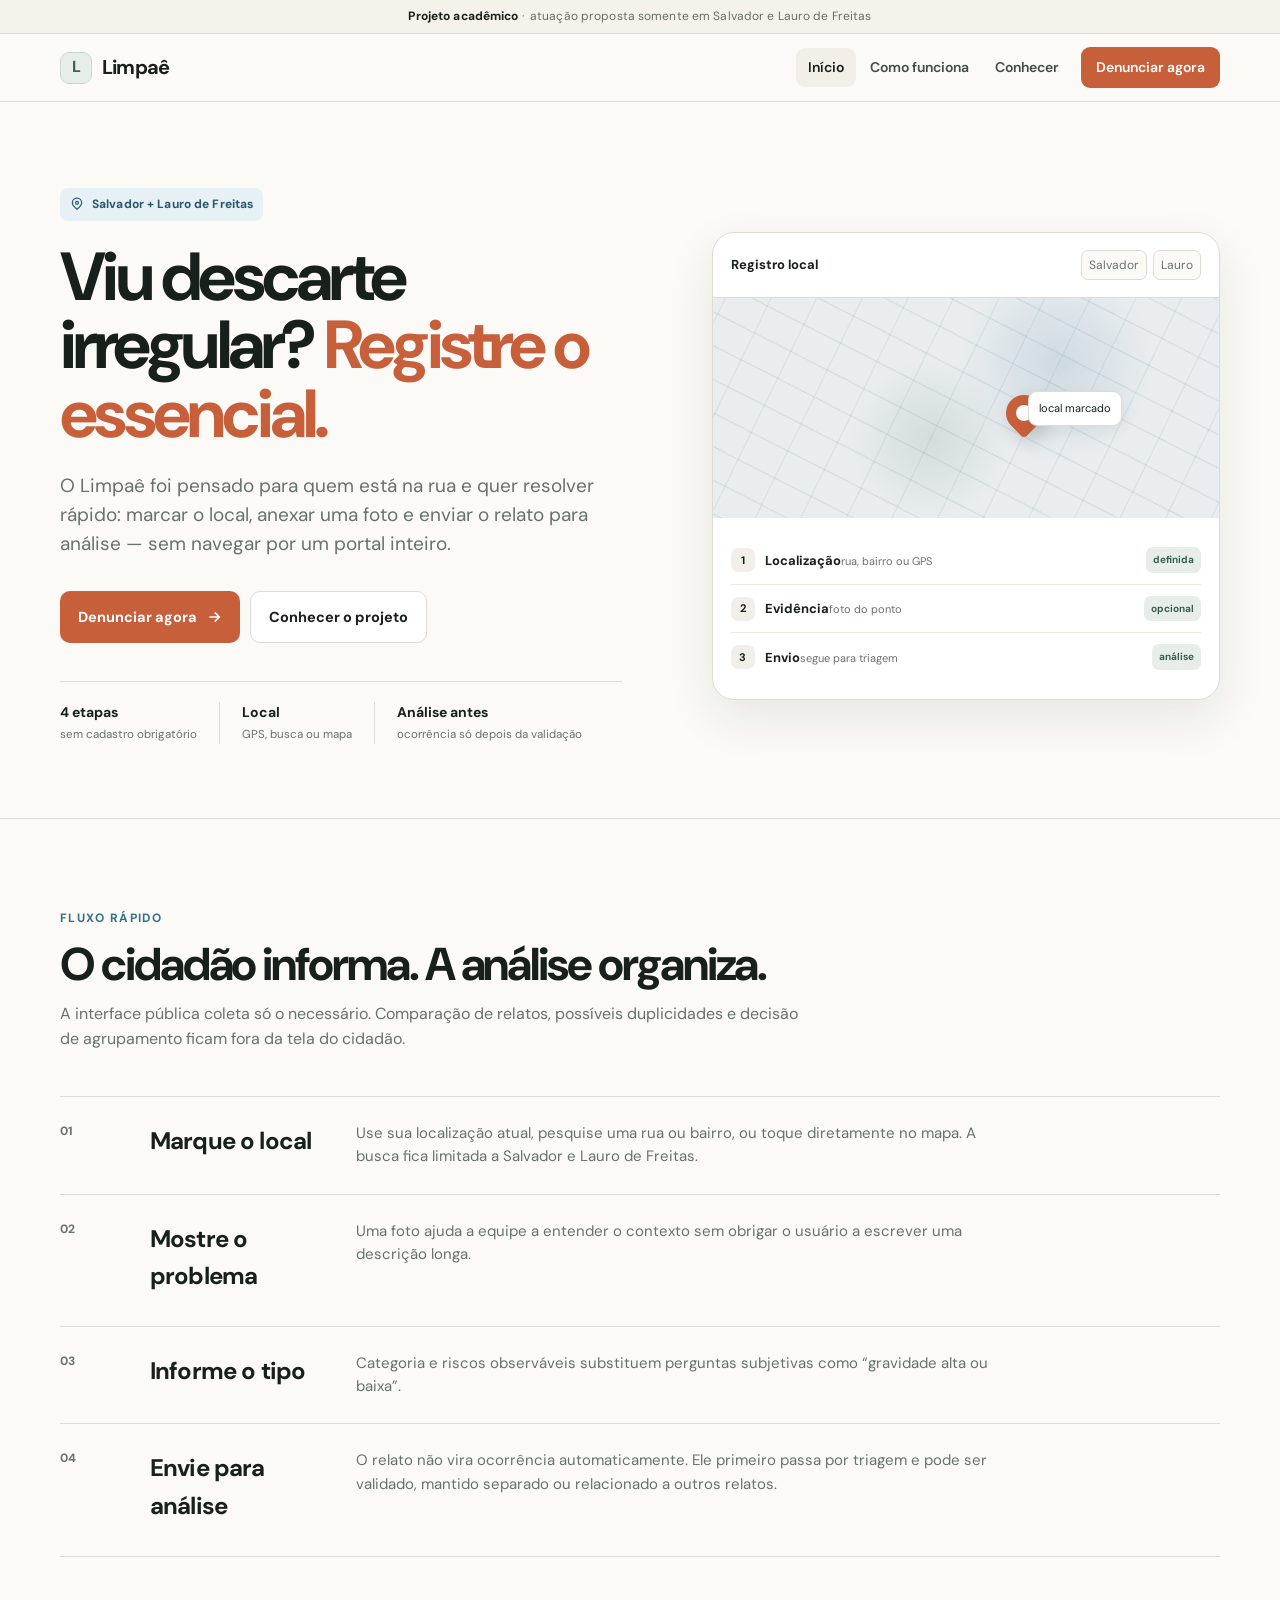
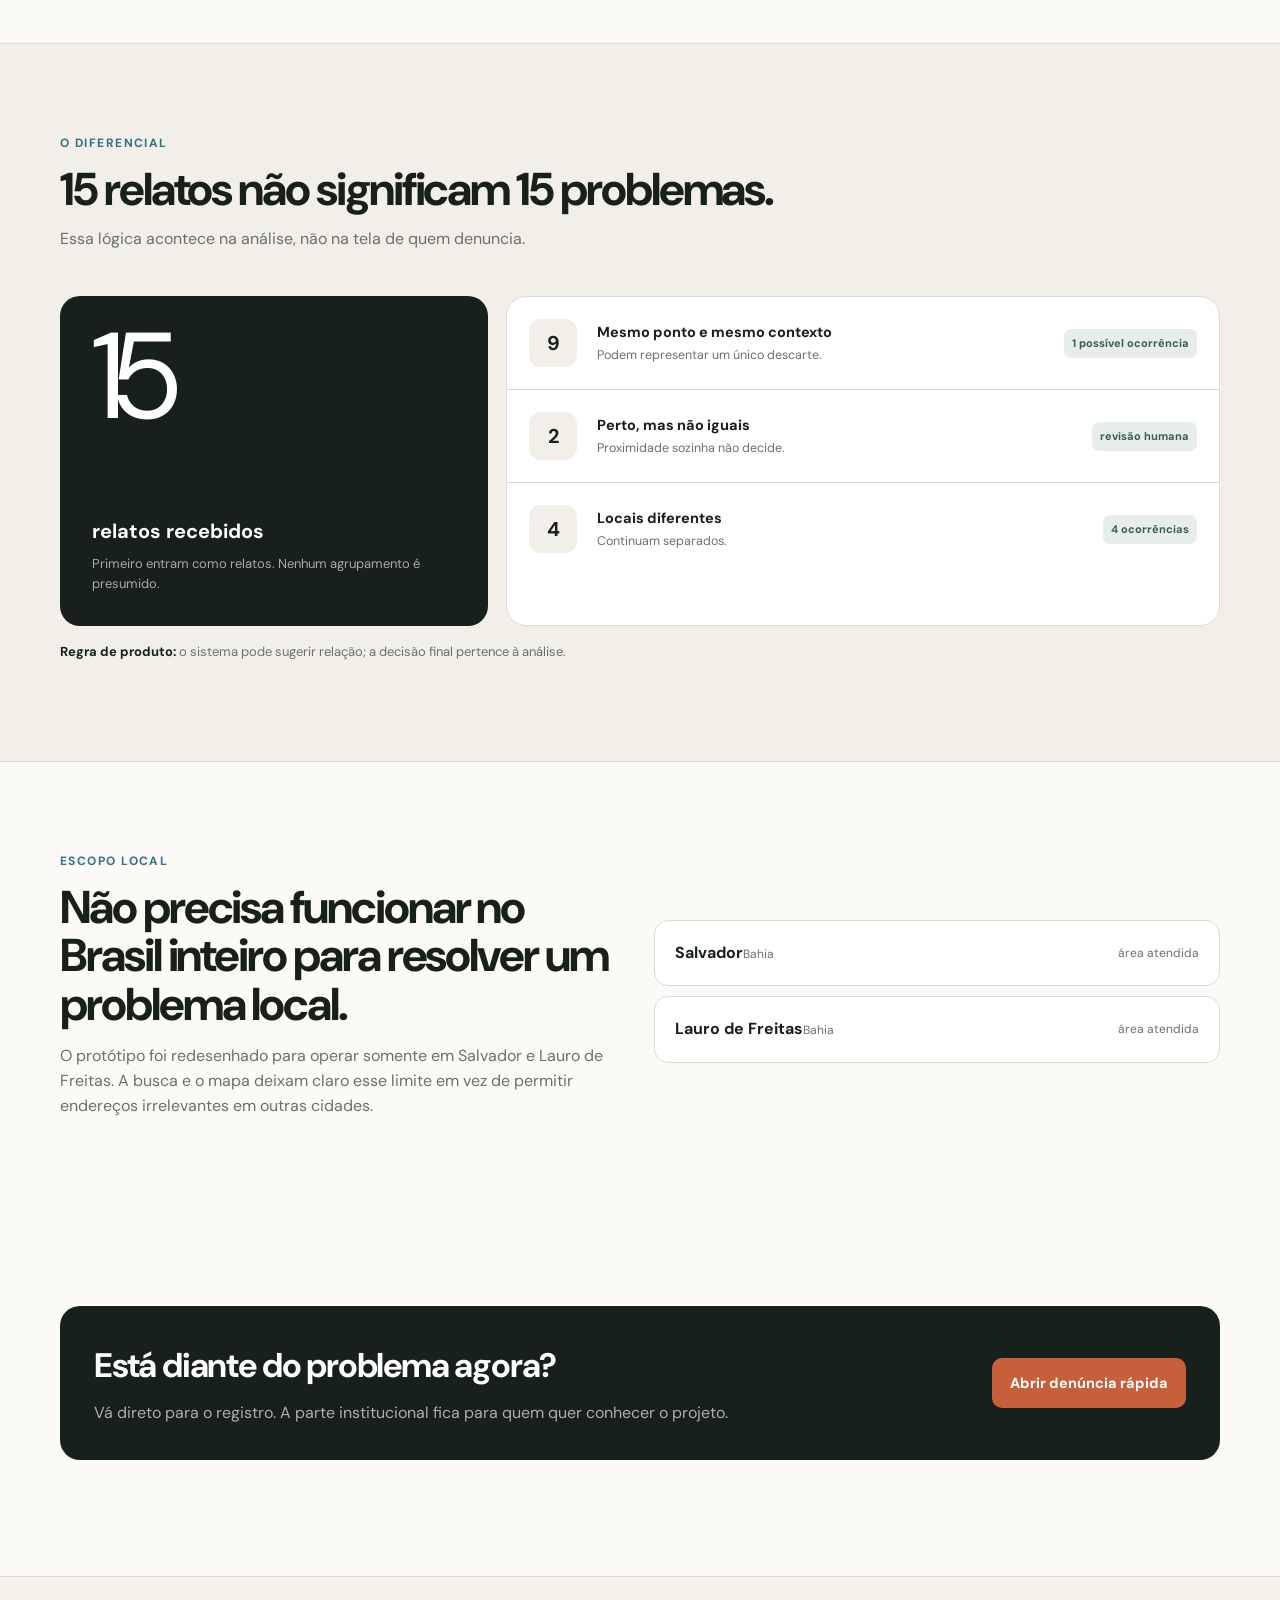
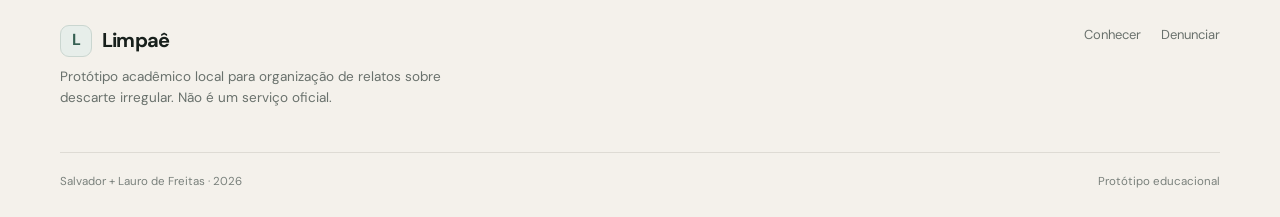
<file: index.html>
<!doctype html><html lang="pt-BR"><head>
<meta charset="utf-8"><meta name="viewport" content="width=device-width,initial-scale=1,viewport-fit=cover">
<title>Limpaê — Salvador e Lauro de Freitas</title>
<meta name="description" content="Protótipo acadêmico local para registro de descarte irregular em Salvador e Lauro de Freitas.">
<style>
@import url('https://fonts.googleapis.com/css2?family=DM+Sans:wght@400;500;600;700&display=swap');

:root{
  --paper:#fbfaf7;
  --surface:#ffffff;
  --soft:#f2efe9;
  --ink:#18201c;
  --muted:#69716c;
  --line:#dedbd4;
  --brand:#355f52;
  --brand-soft:#e7eeea;
  --action:#c85f3b;
  --action-dark:#a9482b;
  --blue:#356f87;
  --blue-soft:#e7f0f4;
  --danger:#a33d32;
  --radius-sm:10px;
  --radius-md:16px;
  --radius-lg:24px;
  --shadow-sm:0 5px 18px rgba(24,32,28,.06);
  --shadow-md:0 18px 50px rgba(24,32,28,.09);
  --max:1160px;
  --header:68px;
  --ease:cubic-bezier(.2,.75,.2,1);
}

*{box-sizing:border-box}
html{scroll-behavior:smooth}
body{margin:0;font-family:'DM Sans',system-ui,-apple-system,'Segoe UI',sans-serif;color:var(--ink);background:var(--paper);line-height:1.55;-webkit-font-smoothing:antialiased}
a{color:inherit}button,input,select,textarea{font:inherit}
img{max-width:100%;display:block}
.container{width:min(var(--max),calc(100% - 40px));margin-inline:auto}

.skip-link{position:fixed;left:12px;top:-60px;z-index:4000;background:var(--ink);color:#fff;padding:10px 14px;border-radius:8px;text-decoration:none}.skip-link:focus{top:12px}
:focus-visible{outline:3px solid rgba(53,111,135,.36);outline-offset:3px}

.project-strip{min-height:34px;display:flex;align-items:center;justify-content:center;padding:6px 16px;border-bottom:1px solid var(--line);background:#f5f2ec;color:#666e68;font-size:12px;letter-spacing:.01em;text-align:center}
.project-strip strong{color:var(--ink);font-weight:700}

.site-header{position:sticky;top:0;z-index:1100;height:var(--header);display:flex;align-items:center;background:rgba(251,250,247,.92);backdrop-filter:blur(12px);border-bottom:1px solid rgba(222,219,212,.9)}
.header-inner{display:flex;align-items:center;justify-content:space-between;gap:22px}
.brand{display:inline-flex;align-items:center;gap:10px;text-decoration:none;min-width:max-content}
.brand-mark{width:32px;height:32px;border:1px solid #cad6d0;background:var(--brand-soft);color:var(--brand);border-radius:9px;display:grid;place-items:center;font-weight:700;font-size:16px}
.brand-name{font-size:20px;font-weight:700;letter-spacing:-.04em}
.main-nav{display:flex;align-items:center;gap:2px}.main-nav a{text-decoration:none;font-size:14px;font-weight:600;color:#424b45;padding:9px 12px;border-radius:9px}.main-nav a:hover,.main-nav a.active{background:var(--soft);color:var(--ink)}
.main-nav .nav-action{margin-left:8px;background:var(--action);color:#fff;padding:10px 15px}.main-nav .nav-action:hover{background:var(--action-dark);color:#fff}
.nav-toggle{display:none;border:1px solid var(--line);background:var(--surface);width:42px;height:42px;border-radius:10px;align-items:center;justify-content:center;cursor:pointer}.nav-toggle svg{width:21px}
.mobile-menu{position:fixed;inset:0;z-index:2000;background:rgba(24,32,28,.32);opacity:0;visibility:hidden;transition:.2s}.mobile-menu.open{opacity:1;visibility:visible}.mobile-panel{position:absolute;right:0;top:0;width:min(330px,88vw);height:100%;background:var(--paper);padding:28px 22px;transform:translateX(30px);transition:transform .3s var(--ease);box-shadow:-20px 0 50px rgba(24,32,28,.16)}.mobile-menu.open .mobile-panel{transform:none}.mobile-panel a{display:block;text-decoration:none;padding:14px 8px;border-bottom:1px solid var(--line);font-weight:600}.mobile-panel .nav-action{margin-top:12px;text-align:center;border:0;background:var(--action);color:#fff;border-radius:10px}

.hero{padding:86px 0 74px;border-bottom:1px solid var(--line);background:var(--paper)}
.hero-grid{display:grid;grid-template-columns:minmax(0,1.05fr) minmax(360px,.95fr);gap:clamp(44px,7vw,90px);align-items:center}
.local-badge,.eyebrow{display:inline-flex;align-items:center;gap:8px;width:max-content;max-width:100%;padding:7px 10px;border-radius:8px;background:var(--blue-soft);color:#29586d;font-size:12px;font-weight:700;letter-spacing:.01em}.local-badge svg{width:14px;height:14px}
.hero h1{font-size:clamp(40px,5.5vw,68px);line-height:1.01;letter-spacing:-.055em;max-width:720px;margin:22px 0 22px;font-weight:700}.hero h1 em{font-style:normal;color:var(--action)}
.hero-lead{max-width:610px;color:var(--muted);font-size:clamp(16px,1.7vw,19px);margin:0 0 32px}
.cta-row{display:flex;gap:10px;flex-wrap:wrap}.btn{display:inline-flex;align-items:center;justify-content:center;gap:9px;border:0;border-radius:10px;padding:14px 18px;text-decoration:none;font-weight:700;font-size:14.5px;cursor:pointer;transition:transform .18s var(--ease),background .18s,box-shadow .18s}.btn:hover{transform:translateY(-1px)}.btn-primary{background:var(--action);color:#fff}.btn-primary:hover{background:var(--action-dark);box-shadow:0 10px 24px rgba(200,95,59,.16)}.btn-secondary{background:var(--surface);border:1px solid var(--line);color:var(--ink)}.btn-dark{background:var(--ink);color:#fff}.btn-dark:hover{background:#28312c}.btn-plain{background:transparent;color:var(--muted);padding-inline:8px}.btn svg{width:16px;height:16px}

.hero-proof{margin-top:38px;display:flex;gap:0;border-top:1px solid var(--line);padding-top:20px}.proof-item{padding:0 22px;border-right:1px solid var(--line)}.proof-item:first-child{padding-left:0}.proof-item:last-child{border-right:0}.proof-item strong{display:block;font-size:14px}.proof-item span{display:block;color:var(--muted);font-size:11.5px;margin-top:2px}

.civic-panel{border:1px solid var(--line);background:var(--surface);border-radius:22px;overflow:hidden;box-shadow:var(--shadow-md)}
.civic-panel-head{display:flex;align-items:center;justify-content:space-between;padding:17px 18px;border-bottom:1px solid var(--line);font-size:12px;color:var(--muted)}.civic-panel-head strong{font-size:13px;color:var(--ink)}
.city-pair{display:flex;gap:6px}.city-pair span{border:1px solid var(--line);border-radius:7px;padding:5px 7px;background:var(--paper)}
.civic-map{height:220px;position:relative;overflow:hidden;background:#e9edf0}
.civic-map::before{content:"";position:absolute;inset:-20%;background:repeating-linear-gradient(27deg,transparent 0 28px,rgba(53,111,135,.10) 29px 30px),repeating-linear-gradient(116deg,transparent 0 39px,rgba(53,111,135,.08) 40px 41px)}
.civic-map::after{content:"";position:absolute;inset:0;background:radial-gradient(circle at 68% 30%,rgba(53,111,135,.15),transparent 26%),radial-gradient(circle at 43% 64%,rgba(53,95,82,.12),transparent 25%)}
.mock-pin{position:absolute;z-index:2;left:58%;top:44%;width:36px;height:36px;border-radius:50% 50% 50% 4px;background:var(--action);transform:rotate(-45deg);box-shadow:0 8px 18px rgba(24,32,28,.18)}.mock-pin::after{content:"";position:absolute;inset:10px;background:#fff;border-radius:50%}.mock-pin-label{position:absolute;z-index:3;left:calc(58% + 22px);top:42%;background:#fff;border:1px solid var(--line);padding:8px 10px;border-radius:9px;font-size:11px;box-shadow:var(--shadow-sm)}
.civic-flow{padding:18px}.civic-flow-row{display:grid;grid-template-columns:24px 1fr auto;align-items:center;gap:10px;padding:11px 0;border-bottom:1px solid #ece9e3}.civic-flow-row:last-child{border-bottom:0}.flow-number{width:24px;height:24px;border-radius:7px;background:var(--soft);display:grid;place-items:center;font-size:11px;font-weight:700}.civic-flow-row strong{font-size:13px}.civic-flow-row small{font-size:11px;color:var(--muted)}.status-chip{padding:5px 7px;border-radius:7px;font-size:10px;font-weight:700;background:var(--brand-soft);color:var(--brand)}

.section{padding:86px 0}.section-soft{background:var(--soft);border-top:1px solid var(--line);border-bottom:1px solid var(--line)}.section-head{max-width:760px;margin-bottom:44px}.section-kicker{font-size:12px;text-transform:uppercase;letter-spacing:.12em;color:var(--blue);font-weight:700}.section-head h2{font-size:clamp(30px,4vw,46px);line-height:1.06;letter-spacing:-.045em;margin:10px 0 14px}.section-head p{margin:0;color:var(--muted);font-size:16px}

.steps{border-top:1px solid var(--line)}.step-row{display:grid;grid-template-columns:64px 180px 1fr;gap:26px;align-items:start;padding:25px 0;border-bottom:1px solid var(--line)}.step-num{font-size:12px;color:var(--muted);font-weight:700}.step-title{font-size:17px;font-weight:700}.step-copy{color:var(--muted);font-size:15px;max-width:650px}

.cluster-grid{display:grid;grid-template-columns:.75fr 1.25fr;gap:18px;align-items:stretch}.cluster-big{border-radius:20px;background:var(--ink);color:#fff;padding:32px;display:flex;flex-direction:column;justify-content:space-between;min-height:330px}.cluster-big .number{font-size:clamp(78px,10vw,122px);line-height:.8;letter-spacing:-.075em;color:#fff}.cluster-big strong{font-size:20px}.cluster-big p{margin:7px 0 0;color:rgba(255,255,255,.62);font-size:13px}.cluster-list{border:1px solid var(--line);border-radius:20px;background:var(--surface);overflow:hidden}.cluster-item{display:grid;grid-template-columns:52px 1fr auto;gap:16px;align-items:center;padding:22px;border-bottom:1px solid var(--line)}.cluster-item:last-child{border-bottom:0}.cluster-count{width:48px;height:48px;border-radius:12px;background:var(--soft);display:grid;place-items:center;font-weight:700;font-size:20px}.cluster-item strong{display:block;font-size:14.5px}.cluster-item small{display:block;color:var(--muted);font-size:12.5px;margin-top:3px}.cluster-result{font-size:11px;font-weight:700;color:var(--brand);background:var(--brand-soft);border-radius:7px;padding:6px 8px;text-align:right}.cluster-note{font-size:13px;color:var(--muted);margin-top:16px}.cluster-note strong{color:var(--ink)}

.scope-section{display:grid;grid-template-columns:1fr 1fr;gap:28px;align-items:center}.scope-copy h2{font-size:clamp(30px,4vw,46px);line-height:1.05;letter-spacing:-.045em;margin:10px 0 14px}.scope-copy p{color:var(--muted);max-width:570px}.scope-cities{display:grid;gap:10px}.scope-city{padding:20px;border:1px solid var(--line);border-radius:14px;background:var(--surface);display:flex;align-items:center;justify-content:space-between}.scope-city strong{font-size:16px}.scope-city span{font-size:12px;color:var(--muted)}

.cta-band{padding:34px;border-radius:20px;background:var(--ink);color:#fff;display:flex;justify-content:space-between;gap:28px;align-items:center}.cta-band h2{font-size:clamp(25px,3vw,34px);letter-spacing:-.035em;margin:0 0 8px}.cta-band p{margin:0;color:rgba(255,255,255,.64);max-width:650px}

footer{margin-top:30px;padding:48px 0 26px;border-top:1px solid var(--line);background:#f4f1eb}.footer-grid{display:flex;justify-content:space-between;gap:36px;flex-wrap:wrap}.footer-copy{max-width:420px;color:var(--muted);font-size:13.5px;margin-top:10px}.footer-links{display:flex;gap:20px;flex-wrap:wrap}.footer-links a{text-decoration:none;color:var(--muted);font-size:13px}.footer-bottom{margin-top:30px;padding-top:20px;border-top:1px solid var(--line);display:flex;justify-content:space-between;gap:12px;flex-wrap:wrap;color:#7a817c;font-size:11.5px}

/* Conhecer */
.intro-active #homeBrand{opacity:0}
.intro-splash{position:fixed;inset:0;z-index:5000;background:var(--paper);display:grid;place-items:center;overflow:hidden;cursor:pointer}.intro-splash::before{content:"";position:absolute;width:min(78vw,860px);aspect-ratio:1;border:1px solid #e7e3dc;border-radius:50%;box-shadow:0 0 0 90px rgba(222,219,212,.18),0 0 0 180px rgba(222,219,212,.10)}.intro-lockup{position:relative;z-index:2;text-align:center;will-change:transform,opacity}.intro-brand{display:inline-flex;align-items:center;gap:16px;font-size:clamp(62px,12vw,132px);font-weight:700;letter-spacing:-.075em;line-height:.85}.intro-brand .intro-mark{width:.72em;height:.72em;border-radius:.22em;background:var(--brand-soft);border:1px solid #c7d5ce;color:var(--brand);display:grid;place-items:center;font-size:.42em;letter-spacing:0}.intro-sub{margin-top:24px;font-size:11px;text-transform:uppercase;letter-spacing:.18em;color:#78807a}.intro-skip{position:absolute;right:24px;bottom:22px;z-index:3;color:#8a918c;font-size:11px}.intro-splash.leaving{pointer-events:none}
.about-hero{padding:72px 0 66px;border-bottom:1px solid var(--line)}.about-hero h1{font-size:clamp(42px,6vw,72px);line-height:1;letter-spacing:-.06em;max-width:850px;margin:16px 0 20px}.about-hero p{max-width:700px;color:var(--muted);font-size:18px}
.story{display:grid;grid-template-columns:240px 1fr;gap:60px;padding:52px 0;border-bottom:1px solid var(--line)}.story-label{font-size:12px;text-transform:uppercase;letter-spacing:.12em;color:var(--blue);font-weight:700}.story h2{font-size:clamp(26px,3vw,38px);letter-spacing:-.04em;margin:0 0 16px}.story p{color:var(--muted);font-size:16px;max-width:720px}.story p:first-of-type{margin-top:0}
.tech-list{display:flex;gap:8px;flex-wrap:wrap}.tech-list span{border:1px solid var(--line);background:var(--surface);border-radius:8px;padding:8px 10px;font-size:12px;color:#4c5550}
.team-grid{display:grid;grid-template-columns:repeat(3,1fr);gap:10px}.team-person{padding:22px;border:1px solid var(--line);background:var(--surface);border-radius:14px}.team-role{font-size:10px;text-transform:uppercase;letter-spacing:.11em;color:var(--blue);font-weight:700}.team-person strong{display:block;margin-top:8px;font-size:17px}.academic-note{padding:22px;border:1px solid #d7d3cb;border-radius:14px;background:#f5f2ec;color:var(--muted);font-size:13.5px}.academic-note strong{color:var(--ink)}

/* Denúncia */
.report-page{background:#f8f6f1}.report-header .main-nav .nav-action{background:var(--ink)}
.report-intro{padding:46px 0 22px}.report-intro-row{display:flex;align-items:flex-end;justify-content:space-between;gap:30px}.report-intro h1{font-size:clamp(32px,4vw,46px);letter-spacing:-.045em;line-height:1.02;margin:10px 0 8px}.report-intro p{margin:0;color:var(--muted);max-width:630px}.privacy-note{font-size:11.5px;color:#59625c;background:#efede7;border:1px solid #dfdcd5;padding:9px 11px;border-radius:8px;max-width:330px}
.wizard-shell{padding-bottom:78px}.wizard-layout{display:grid;grid-template-columns:minmax(0,1fr) 300px;gap:22px;align-items:start}.wizard-card{background:var(--surface);border:1px solid var(--line);border-radius:18px;box-shadow:var(--shadow-sm);overflow:hidden}.wizard-top{padding:18px 22px;border-bottom:1px solid var(--line);display:flex;align-items:center;gap:16px;overflow:auto}.wstep{display:flex;align-items:center;gap:8px;color:#8a918c;font-size:11.5px;font-weight:700;white-space:nowrap}.wstep .circle{width:25px;height:25px;border-radius:50%;border:1px solid var(--line);display:grid;place-items:center;background:var(--paper)}.wstep.active{color:var(--ink)}.wstep.active .circle{background:var(--ink);border-color:var(--ink);color:#fff}.wstep.done .circle{background:var(--brand-soft);border-color:#cbd8d2;color:var(--brand)}.wline{width:28px;height:1px;background:var(--line);flex:0 0 auto}.wizard-body{padding:26px}.step-panel{display:none}.step-panel.active{display:block}.step-title{font-size:24px;letter-spacing:-.035em;margin:0 0 7px}.step-help{margin:0 0 22px;color:var(--muted);font-size:14px}.field{margin-bottom:18px}.field label{display:block;font-size:13px;font-weight:700;margin-bottom:7px}.field-hint{font-size:11.5px;color:var(--muted);margin-top:6px}.input,.select,.textarea{width:100%;border:1px solid #cfccc5;background:#fff;border-radius:10px;padding:12px 13px;color:var(--ink);outline:0}.input:focus,.select:focus,.textarea:focus{border-color:#7a9cac;box-shadow:0 0 0 3px rgba(53,111,135,.09)}.textarea{min-height:110px;resize:vertical}.field-grid{display:grid;grid-template-columns:1fr 1fr;gap:12px}
.location-actions{display:grid;grid-template-columns:1fr auto;gap:8px;margin-bottom:10px}.search-wrap{display:grid;grid-template-columns:1fr auto;gap:8px}.geo-status{min-height:20px;margin:6px 0 12px;color:var(--muted);font-size:12px}.geo-status.error{color:var(--danger)}.geo-status.success{color:var(--brand)}.search-results{display:none;border:1px solid var(--line);border-radius:10px;background:#fff;overflow:hidden;margin-bottom:12px}.search-results.show{display:block}.search-result{display:block;width:100%;border:0;border-bottom:1px solid #eeeae4;background:#fff;text-align:left;padding:11px 12px;cursor:pointer;color:var(--ink)}.search-result:last-child{border-bottom:0}.search-result:hover{background:#f7f5f0}.search-result strong{display:block;font-size:12.5px}.search-result span{display:block;font-size:11px;color:var(--muted);margin-top:2px}
.map-wrap{position:relative;border:1px solid var(--line);border-radius:14px;overflow:hidden;background:#e8ecee}.map{height:430px;width:100%}.map-scope{position:absolute;z-index:20;left:12px;top:12px;background:rgba(255,255,255,.94);backdrop-filter:blur(7px);border:1px solid rgba(222,219,212,.9);padding:8px 10px;border-radius:8px;font-size:10.5px;font-weight:700;color:#43504a;box-shadow:var(--shadow-sm);pointer-events:none}.selected-address{margin-top:10px;border:1px solid var(--line);background:#f6f4ef;border-radius:10px;padding:11px 12px;font-size:12.5px;color:#4d5650}.selected-address strong{display:block;color:var(--ink);margin-bottom:2px}.selected-address.empty{color:var(--muted)}
.map-pin{width:34px;height:34px;border-radius:50% 50% 50% 5px;background:var(--action);transform:rotate(-45deg);border:3px solid #fff;box-shadow:0 6px 18px rgba(24,32,28,.28)}.map-pin::after{content:"";position:absolute;width:8px;height:8px;border-radius:50%;background:#fff;left:10px;top:10px}
.actions{display:flex;justify-content:space-between;gap:10px;margin-top:24px;padding-top:20px;border-top:1px solid var(--line)}.actions .right{margin-left:auto}.btn[disabled]{opacity:.55;cursor:not-allowed;transform:none}
.dropzone{border:1.5px dashed #c8c5be;border-radius:14px;background:#faf8f4;padding:34px 22px;text-align:center;cursor:pointer}.dropzone:hover{border-color:#9caaa3;background:#f7f5f0}.dropzone strong{display:block;font-size:15px}.dropzone span{display:block;color:var(--muted);font-size:12px;margin-top:5px}.photos{display:grid;grid-template-columns:repeat(auto-fill,minmax(120px,1fr));gap:10px;margin-top:14px}.photo{position:relative;aspect-ratio:4/3;border-radius:10px;overflow:hidden;background:#eee}.photo img{width:100%;height:100%;object-fit:cover}.photo button{position:absolute;right:6px;top:6px;border:0;width:28px;height:28px;border-radius:8px;background:rgba(24,32,28,.8);color:#fff;cursor:pointer}
.category-grid{display:grid;grid-template-columns:repeat(2,1fr);gap:8px}.category-option{position:relative}.category-option input{position:absolute;opacity:0}.category-option label{display:block;border:1px solid var(--line);border-radius:10px;padding:12px;background:#fff;cursor:pointer;font-size:12.5px;font-weight:600}.category-option input:checked+label{border-color:#89a3ad;background:var(--blue-soft);box-shadow:0 0 0 2px rgba(53,111,135,.08)}.risk-list{display:grid;gap:7px}.risk-item{display:flex;gap:9px;align-items:flex-start;border:1px solid var(--line);border-radius:10px;padding:10px 11px;background:#fff;font-size:12.5px}.risk-item input{margin-top:3px}
.check-row{display:flex;gap:9px;align-items:flex-start;font-size:12.5px;color:#4e5752}.check-row input{margin-top:3px}.contact-fields.hidden{display:none}
.review{border-top:1px solid var(--line)}.review-row{display:grid;grid-template-columns:130px 1fr;gap:18px;padding:13px 0;border-bottom:1px solid var(--line)}.review-row .key{font-size:11.5px;color:var(--muted);font-weight:700}.review-row .value{font-size:13px;text-align:right}.review-photo-strip{display:flex;gap:7px;flex-wrap:wrap}.review-photo-strip img{width:62px;height:50px;object-fit:cover;border-radius:7px}
.analysis-callout{margin-top:18px;padding:14px;border-radius:10px;background:#f1f3ef;border:1px solid #dce2dc;font-size:12.5px;color:#59635d}.analysis-callout strong{display:block;color:var(--ink);margin-bottom:3px}
.side-card{position:sticky;top:calc(var(--header) + 18px);border:1px solid var(--line);border-radius:16px;background:#f3f0ea;padding:20px}.side-card h3{font-size:15px;margin:0 0 14px}.side-list{display:grid;gap:14px}.side-item{display:grid;grid-template-columns:26px 1fr;gap:10px}.side-item .ico{width:26px;height:26px;border-radius:8px;background:#fff;border:1px solid var(--line);display:grid;place-items:center;font-size:11px;font-weight:700}.side-item strong{display:block;font-size:12px}.side-item span{display:block;color:var(--muted);font-size:11px;margin-top:2px}.side-privacy{margin-top:18px;padding-top:16px;border-top:1px solid #d8d4cc;color:var(--muted);font-size:11px}
.modal-overlay{position:fixed;inset:0;z-index:4000;background:rgba(24,32,28,.48);display:flex;align-items:center;justify-content:center;padding:20px;opacity:0;visibility:hidden;transition:.2s}.modal-overlay.show{opacity:1;visibility:visible}.modal{width:min(460px,100%);background:#fff;border-radius:18px;border:1px solid var(--line);padding:28px;box-shadow:0 30px 80px rgba(24,32,28,.24)}.modal-icon{width:48px;height:48px;border-radius:14px;background:var(--brand-soft);color:var(--brand);display:grid;place-items:center;font-size:22px;margin-bottom:16px}.modal h2{font-size:24px;letter-spacing:-.035em;margin:0 0 8px}.modal p{color:var(--muted);font-size:13px;margin:0 0 14px}.protocol{display:inline-flex;background:var(--soft);border:1px solid var(--line);border-radius:8px;padding:7px 9px;font-size:11px;font-weight:700;margin-bottom:18px}

.reveal{opacity:0;transform:translateY(14px);transition:opacity .55s var(--ease),transform .55s var(--ease)}.reveal.visible{opacity:1;transform:none}

@media(max-width:920px){.hero-grid,.scope-section,.cluster-grid{grid-template-columns:1fr}.civic-panel{max-width:620px}.wizard-layout{grid-template-columns:1fr}.side-card{display:none}.story{grid-template-columns:1fr;gap:14px}.team-grid{grid-template-columns:1fr 1fr}}
@media(max-width:760px){.main-nav{display:none}.nav-toggle{display:flex}.hero{padding:60px 0 52px}.hero-grid{gap:38px}.hero h1{font-size:clamp(38px,11vw,54px)}.hero-proof{display:grid;grid-template-columns:1fr;gap:10px}.proof-item,.proof-item:first-child{padding:0;border:0}.section{padding:62px 0}.step-row{grid-template-columns:42px 1fr;gap:16px}.step-copy{grid-column:2}.cluster-item{grid-template-columns:44px 1fr}.cluster-result{grid-column:2;justify-self:start}.cluster-big{min-height:250px}.cta-band{align-items:flex-start;flex-direction:column}.report-intro-row{align-items:flex-start;flex-direction:column}.privacy-note{max-width:none}.map{height:360px}.wizard-body{padding:20px}.wizard-top{padding:14px 16px}.field-grid{grid-template-columns:1fr}.team-grid{grid-template-columns:1fr}.intro-brand{gap:10px}.intro-sub{margin-top:18px}.review-row{grid-template-columns:100px 1fr}}
@media(max-width:520px){.container{width:min(100% - 28px,var(--max))}.cta-row{display:grid}.btn{width:100%}.civic-map{height:190px}.map{height:330px}.location-actions,.search-wrap{grid-template-columns:1fr}.location-actions .btn,.search-wrap .btn{width:100%}.category-grid{grid-template-columns:1fr}.actions{display:grid;grid-template-columns:1fr 1fr}.actions .right{margin:0}.actions .btn{width:100%}.step-title{font-size:22px}.intro-skip{right:14px;bottom:14px}}
@media(prefers-reduced-motion:reduce){html{scroll-behavior:auto}.reveal{opacity:1;transform:none}.intro-splash{display:none!important}*{transition-duration:.001ms!important;animation-duration:.001ms!important}}

</style></head><body>
<a class="skip-link" href="#conteudo">Ir para o conteúdo</a>
<div class="project-strip"><strong>Projeto acadêmico</strong>&nbsp;·&nbsp; atuação proposta somente em Salvador e Lauro de Freitas</div>
<header class="site-header"><div class="container header-inner">
<a class="brand" href="index.html"><span class="brand-mark">L</span><span class="brand-name">Limpaê</span></a>
<nav class="main-nav" aria-label="Navegação principal"><a class="active" href="index.html">Início</a><a href="#como-funciona">Como funciona</a><a href="sobre.html">Conhecer</a><a class="nav-action" href="denuncia.html">Denunciar agora</a></nav>
<button class="nav-toggle" id="navToggle" aria-label="Abrir menu" aria-expanded="false"><svg viewBox="0 0 24 24" fill="none" stroke="currentColor" stroke-width="2"><path d="M4 7h16M4 12h16M4 17h16"/></svg></button>
</div></header>
<div class="mobile-menu" id="mobileMenu"><div class="mobile-panel"><a href="index.html">Início</a><a href="#como-funciona">Como funciona</a><a href="sobre.html">Conhecer</a><a class="nav-action" href="denuncia.html">Denunciar agora</a></div></div>
<main id="conteudo">
<section class="hero"><div class="container hero-grid">
<div><span class="local-badge"><svg viewBox="0 0 24 24" fill="none" stroke="currentColor" stroke-width="2"><path d="M20 10c0 5-8 11-8 11S4 15 4 10a8 8 0 1 1 16 0Z"/><circle cx="12" cy="10" r="2.5"/></svg>Salvador + Lauro de Freitas</span>
<h1>Viu descarte irregular? <em>Registre o essencial.</em></h1>
<p class="hero-lead">O Limpaê foi pensado para quem está na rua e quer resolver rápido: marcar o local, anexar uma foto e enviar o relato para análise — sem navegar por um portal inteiro.</p>
<div class="cta-row"><a class="btn btn-primary" href="denuncia.html">Denunciar agora <svg viewBox="0 0 24 24" fill="none" stroke="currentColor" stroke-width="2.3"><path d="M5 12h14M13 5l7 7-7 7"/></svg></a><a class="btn btn-secondary" href="sobre.html">Conhecer o projeto</a></div>
<div class="hero-proof"><div class="proof-item"><strong>4 etapas</strong><span>sem cadastro obrigatório</span></div><div class="proof-item"><strong>Local</strong><span>GPS, busca ou mapa</span></div><div class="proof-item"><strong>Análise antes</strong><span>ocorrência só depois da validação</span></div></div>
</div>
<div class="civic-panel" aria-label="Demonstração visual do fluxo"><div class="civic-panel-head"><strong>Registro local</strong><div class="city-pair"><span>Salvador</span><span>Lauro</span></div></div><div class="civic-map"><span class="mock-pin"></span><span class="mock-pin-label">local marcado</span></div><div class="civic-flow"><div class="civic-flow-row"><span class="flow-number">1</span><div><strong>Localização</strong><small>rua, bairro ou GPS</small></div><span class="status-chip">definida</span></div><div class="civic-flow-row"><span class="flow-number">2</span><div><strong>Evidência</strong><small>foto do ponto</small></div><span class="status-chip">opcional</span></div><div class="civic-flow-row"><span class="flow-number">3</span><div><strong>Envio</strong><small>segue para triagem</small></div><span class="status-chip">análise</span></div></div></div>
</div></section>

<section class="section" id="como-funciona"><div class="container"><div class="section-head reveal"><span class="section-kicker">Fluxo rápido</span><h2>O cidadão informa. A análise organiza.</h2><p>A interface pública coleta só o necessário. Comparação de relatos, possíveis duplicidades e decisão de agrupamento ficam fora da tela do cidadão.</p></div>
<div class="steps reveal"><div class="step-row"><span class="step-num">01</span><span class="step-title">Marque o local</span><span class="step-copy">Use sua localização atual, pesquise uma rua ou bairro, ou toque diretamente no mapa. A busca fica limitada a Salvador e Lauro de Freitas.</span></div><div class="step-row"><span class="step-num">02</span><span class="step-title">Mostre o problema</span><span class="step-copy">Uma foto ajuda a equipe a entender o contexto sem obrigar o usuário a escrever uma descrição longa.</span></div><div class="step-row"><span class="step-num">03</span><span class="step-title">Informe o tipo</span><span class="step-copy">Categoria e riscos observáveis substituem perguntas subjetivas como “gravidade alta ou baixa”.</span></div><div class="step-row"><span class="step-num">04</span><span class="step-title">Envie para análise</span><span class="step-copy">O relato não vira ocorrência automaticamente. Ele primeiro passa por triagem e pode ser validado, mantido separado ou relacionado a outros relatos.</span></div></div></div></section>

<section class="section section-soft"><div class="container"><div class="section-head reveal"><span class="section-kicker">O diferencial</span><h2>15 relatos não significam 15 problemas.</h2><p>Essa lógica acontece na análise, não na tela de quem denuncia.</p></div><div class="cluster-grid reveal"><div class="cluster-big"><span class="number">15</span><div><strong>relatos recebidos</strong><p>Primeiro entram como relatos. Nenhum agrupamento é presumido.</p></div></div><div class="cluster-list"><div class="cluster-item"><span class="cluster-count">9</span><div><strong>Mesmo ponto e mesmo contexto</strong><small>Podem representar um único descarte.</small></div><span class="cluster-result">1 possível ocorrência</span></div><div class="cluster-item"><span class="cluster-count">2</span><div><strong>Perto, mas não iguais</strong><small>Proximidade sozinha não decide.</small></div><span class="cluster-result">revisão humana</span></div><div class="cluster-item"><span class="cluster-count">4</span><div><strong>Locais diferentes</strong><small>Continuam separados.</small></div><span class="cluster-result">4 ocorrências</span></div></div></div><p class="cluster-note reveal"><strong>Regra de produto:</strong> o sistema pode sugerir relação; a decisão final pertence à análise.</p></div></section>

<section class="section"><div class="container scope-section reveal"><div class="scope-copy"><span class="section-kicker">Escopo local</span><h2>Não precisa funcionar no Brasil inteiro para resolver um problema local.</h2><p>O protótipo foi redesenhado para operar somente em Salvador e Lauro de Freitas. A busca e o mapa deixam claro esse limite em vez de permitir endereços irrelevantes em outras cidades.</p></div><div class="scope-cities"><div class="scope-city"><div><strong>Salvador</strong><span>Bahia</span></div><span>área atendida</span></div><div class="scope-city"><div><strong>Lauro de Freitas</strong><span>Bahia</span></div><span>área atendida</span></div></div></div></section>
<section class="section"><div class="container"><div class="cta-band reveal"><div><h2>Está diante do problema agora?</h2><p>Vá direto para o registro. A parte institucional fica para quem quer conhecer o projeto.</p></div><a class="btn btn-primary" href="denuncia.html">Abrir denúncia rápida</a></div></div></section>
</main>
<footer><div class="container"><div class="footer-grid"><div><a class="brand" href="index.html"><span class="brand-mark">L</span><span class="brand-name">Limpaê</span></a><p class="footer-copy">Protótipo acadêmico local para organização de relatos sobre descarte irregular. Não é um serviço oficial.</p></div><div class="footer-links"><a href="sobre.html">Conhecer</a><a href="denuncia.html">Denunciar</a></div></div><div class="footer-bottom"><span>Salvador + Lauro de Freitas · 2026</span><span>Protótipo educacional</span></div></div></footer>
<script>
(function(){
  const toggle=document.getElementById('navToggle');
  const menu=document.getElementById('mobileMenu');
  if(toggle&&menu){
    const close=()=>{menu.classList.remove('open');toggle.setAttribute('aria-expanded','false');document.body.style.overflow=''};
    toggle.addEventListener('click',()=>{const open=menu.classList.toggle('open');toggle.setAttribute('aria-expanded',String(open));document.body.style.overflow=open?'hidden':''});
    menu.addEventListener('click',e=>{if(e.target===menu)close()});
    menu.querySelectorAll('a').forEach(a=>a.addEventListener('click',close));
    addEventListener('resize',()=>{if(innerWidth>760)close()});
  }
  const els=document.querySelectorAll('.reveal');
  if('IntersectionObserver' in window){
    const io=new IntersectionObserver(entries=>entries.forEach(e=>{if(e.isIntersecting){e.target.classList.add('visible');io.unobserve(e.target)}}),{threshold:.12});
    els.forEach(el=>io.observe(el));
  }else els.forEach(el=>el.classList.add('visible'));
})();

</script></body></html>
</file>
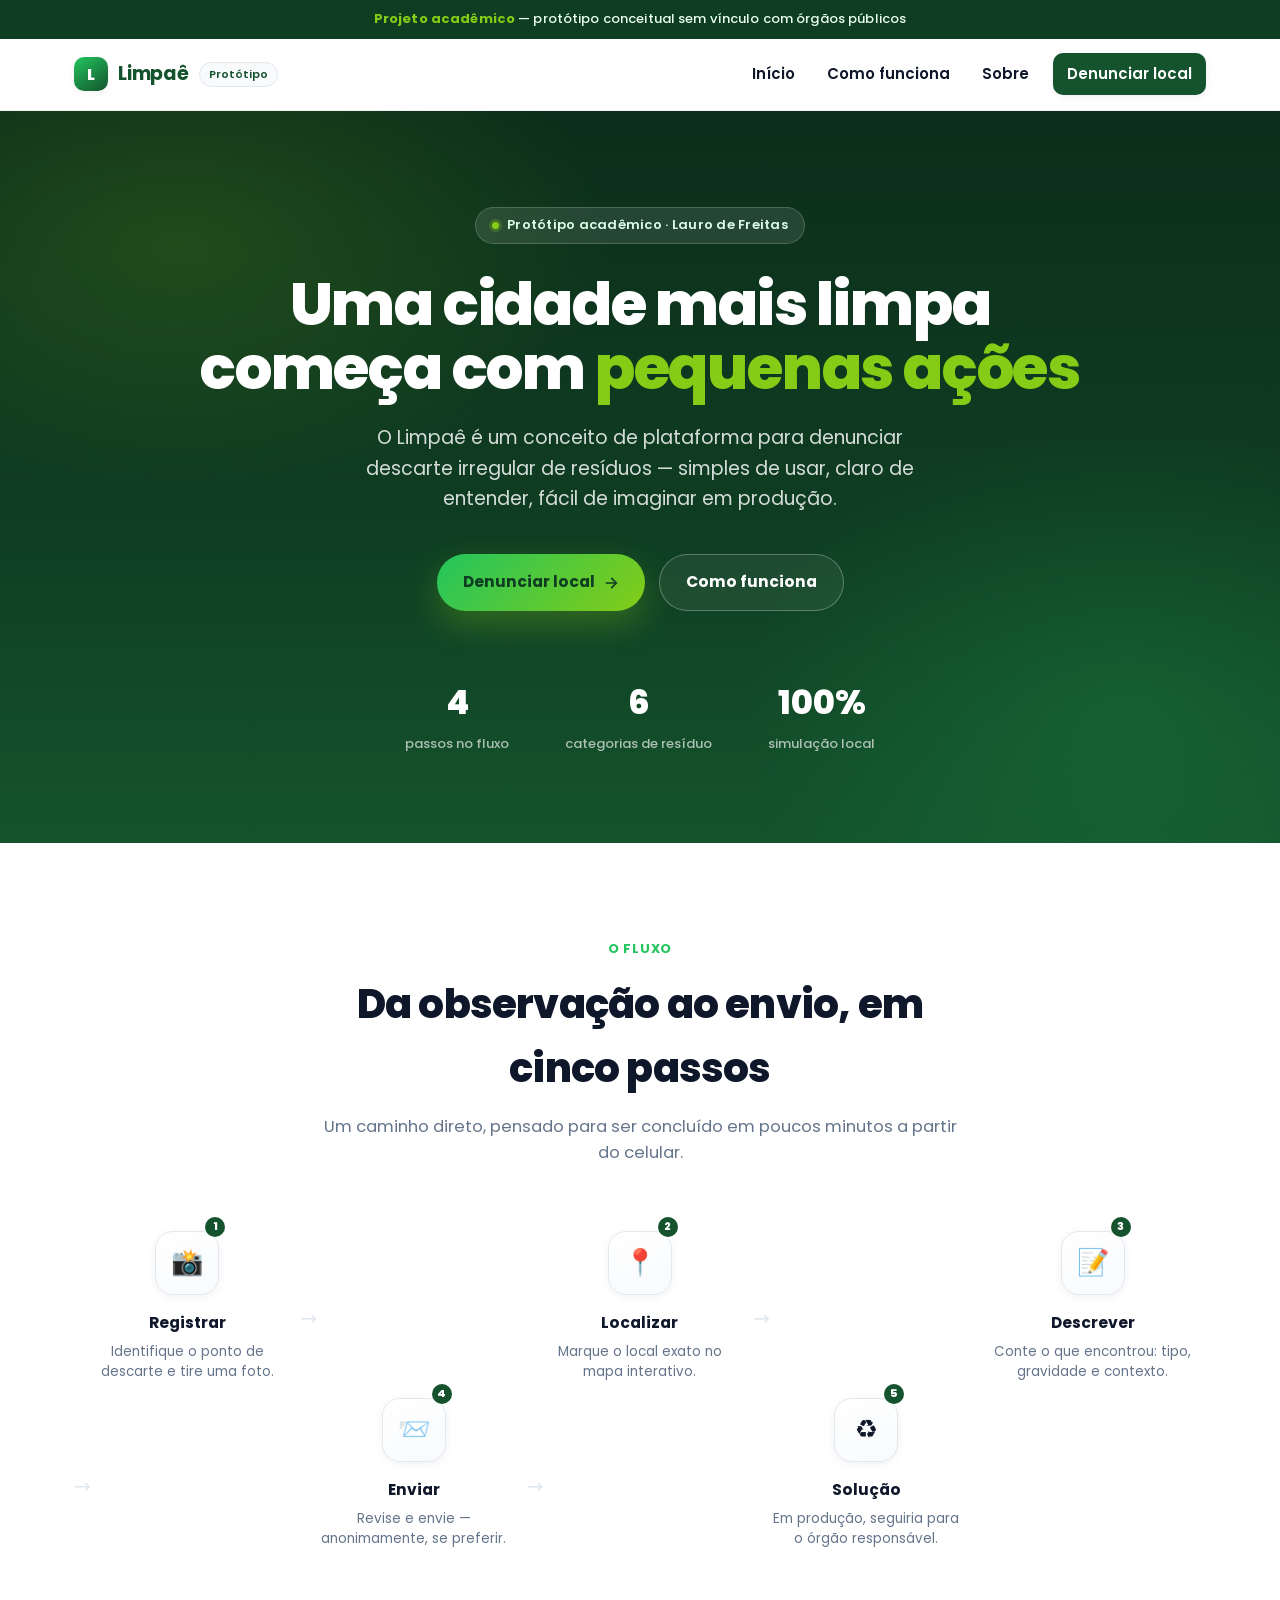
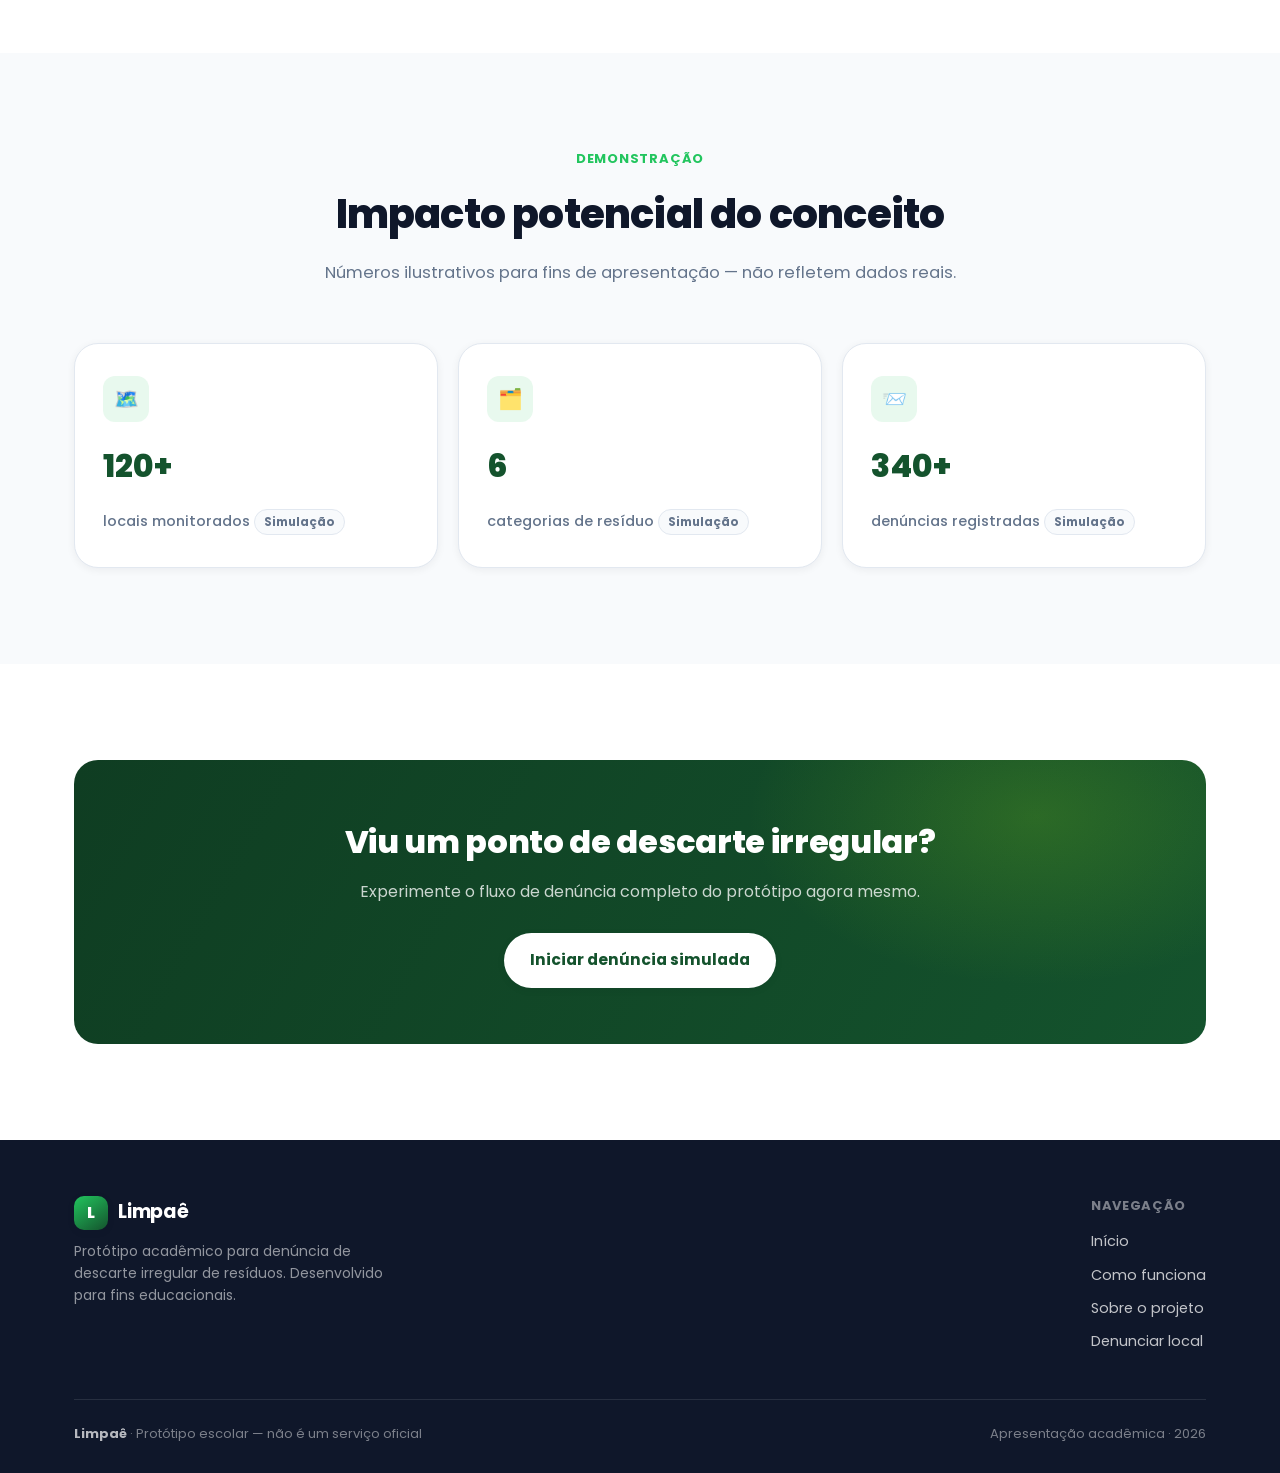
<file: index (1).html>
<!doctype html>
<html lang="pt-BR">
<head>
<meta charset="utf-8" />
<meta name="viewport" content="width=device-width,initial-scale=1,viewport-fit=cover" />
<title>Limpaê — Denuncie o descarte irregular</title>
<meta name="description" content="Protótipo acadêmico para denúncia de descarte irregular de resíduos. Identifique, localize e registre em poucos passos." />

<link rel="preconnect" href="https://fonts.googleapis.com">
<link rel="preconnect" href="https://fonts.gstatic.com" crossorigin>
<link href="https://fonts.googleapis.com/css2?family=Poppins:wght@400;500;600;700;800&display=swap" rel="stylesheet">

<style>
/* ============================================================
   LIMPAÊ — DESIGN TOKENS (compartilhado entre as 3 páginas)
   ============================================================ */
:root{
  --forest:#14532d;
  --forest-deep:#0f3d22;
  --emerald:#22c55e;
  --lime:#84cc16;
  --white:#ffffff;
  --slate-50:#f8fafc;
  --slate-200:#e2e8f0;
  --slate-500:#64748b;
  --slate-900:#0f172a;

  --radius-sm:10px;
  --radius-md:16px;
  --radius-lg:24px;
  --radius-pill:999px;

  --shadow-sm:0 2px 8px rgba(15,23,42,0.06);
  --shadow-md:0 12px 32px rgba(15,61,34,0.10);
  --shadow-lg:0 24px 64px rgba(15,61,34,0.16);

  --ease:cubic-bezier(.16,1,.3,1);
  --max-width:1180px;
  --header-h:72px;
}

*,*::before,*::after{ box-sizing:border-box; }
html{ scroll-behavior:smooth; }
@media (prefers-reduced-motion: reduce){
  html{ scroll-behavior:auto; }
  *,*::before,*::after{ animation-duration:0.001ms !important; animation-iteration-count:1 !important; transition-duration:0.001ms !important; scroll-behavior:auto !important; }
}

body{
  margin:0;
  font-family:"Poppins",system-ui,-apple-system,"Segoe UI",Roboto,Arial,sans-serif;
  color:var(--slate-900);
  background:var(--white);
  -webkit-font-smoothing:antialiased;
  line-height:1.6;
}

img{ max-width:100%; display:block; }
a{ color:inherit; }
button{ font-family:inherit; }

:focus-visible{
  outline:3px solid var(--lime);
  outline-offset:2px;
  border-radius:6px;
}

.container{ max-width:var(--max-width); margin:0 auto; padding:0 24px; }

/* ===== TOP NOTICE ===== */
.notice{
  background:var(--forest-deep);
  color:#eafff1;
  text-align:center;
  font-size:13px;
  font-weight:500;
  padding:9px 16px;
  letter-spacing:.01em;
}
.notice strong{ font-weight:700; color:var(--lime); }

/* ===== HEADER ===== */
header{
  position:sticky;
  top:0;
  z-index:500;
  height:var(--header-h);
  display:flex;
  align-items:center;
  background:rgba(255,255,255,0.85);
  backdrop-filter:blur(12px) saturate(1.4);
  -webkit-backdrop-filter:blur(12px) saturate(1.4);
  border-bottom:1px solid rgba(15,23,42,0.06);
}
.header-inner{
  width:100%;
  display:flex;
  align-items:center;
  justify-content:space-between;
  gap:20px;
}
.brand{ display:flex; align-items:center; gap:10px; text-decoration:none; }
.brand-mark{
  width:34px; height:34px; border-radius:10px;
  background:linear-gradient(145deg,var(--emerald),var(--forest));
  display:flex; align-items:center; justify-content:center;
  color:#fff; font-weight:800; font-size:16px;
  box-shadow:var(--shadow-sm);
}
.brand-name{ font-weight:700; font-size:19px; color:var(--forest); letter-spacing:-0.01em; }
.brand-tag{
  font-size:11px; font-weight:600; color:var(--forest);
  background:var(--slate-50); border:1px solid var(--slate-200);
  padding:3px 9px; border-radius:var(--radius-pill);
}

nav.main-nav{ display:flex; align-items:center; gap:4px; }
nav.main-nav a{
  text-decoration:none; font-weight:600; font-size:15px; color:var(--slate-900);
  padding:9px 14px; border-radius:var(--radius-sm);
  transition:background .2s var(--ease), color .2s var(--ease);
}
nav.main-nav a:hover{ background:var(--slate-50); color:var(--forest); }
nav.main-nav a.nav-cta{
  background:var(--forest); color:#fff; margin-left:6px;
  box-shadow:var(--shadow-sm);
}
nav.main-nav a.nav-cta:hover{ background:var(--forest-deep); }

.nav-toggle{
  display:none; background:none; border:0; cursor:pointer;
  width:40px; height:40px; border-radius:var(--radius-sm);
  align-items:center; justify-content:center;
}
.nav-toggle:hover{ background:var(--slate-50); }
.nav-toggle svg{ width:22px; height:22px; }

.mobile-menu{
  position:fixed; inset:0; z-index:900;
  background:rgba(15,23,42,0.4);
  backdrop-filter:blur(2px);
  opacity:0; visibility:hidden;
  transition:opacity .25s var(--ease), visibility .25s var(--ease);
}
.mobile-menu.open{ opacity:1; visibility:visible; }
.mobile-panel{
  position:absolute; top:0; right:0; height:100%; width:min(320px,86vw);
  background:#fff; padding:24px; display:flex; flex-direction:column; gap:6px;
  box-shadow:-12px 0 48px rgba(15,23,42,0.18);
  transform:translateX(24px); transition:transform .3s var(--ease);
}
.mobile-menu.open .mobile-panel{ transform:translateX(0); }
.mobile-panel a{
  text-decoration:none; color:var(--slate-900); font-weight:600; font-size:17px;
  padding:14px 12px; border-radius:var(--radius-sm); border-bottom:1px solid var(--slate-200);
}
.mobile-panel a.nav-cta{ background:var(--forest); color:#fff; border:0; text-align:center; margin-top:10px; }

@media (max-width:760px){
  nav.main-nav{ display:none; }
  .nav-toggle{ display:flex; }
}

/* ===== HERO ===== */
.hero{
  position:relative;
  padding:96px 0 88px;
  overflow:hidden;
  background:linear-gradient(180deg,#0c2e1a 0%, var(--forest-deep) 55%, var(--forest) 100%);
  color:#fff;
}
.hero::before{
  content:"";
  position:absolute; inset:0;
  background-image:url('https://images.unsplash.com/photo-1604187351574-454b8b886bff?auto=format&fit=crop&w=1800&q=70');
  background-size:cover; background-position:center 35%;
  opacity:.22; mix-blend-mode:luminosity;
}
.hero::after{
  content:"";
  position:absolute; inset:0;
  background:
    radial-gradient(720px 420px at 14% 18%, rgba(132,204,22,0.16), transparent 60%),
    radial-gradient(640px 480px at 88% 82%, rgba(34,197,94,0.18), transparent 60%);
}
.hero-inner{ position:relative; z-index:2; text-align:center; }
.eyebrow{
  display:inline-flex; align-items:center; gap:8px;
  font-size:13px; font-weight:600; letter-spacing:.02em;
  background:rgba(255,255,255,0.10); border:1px solid rgba(255,255,255,0.18);
  padding:7px 16px; border-radius:var(--radius-pill); margin-bottom:28px;
  color:#dcfce7;
}
.eyebrow .dot{ width:7px; height:7px; border-radius:50%; background:var(--lime); box-shadow:0 0 0 3px rgba(132,204,22,0.25); }

.hero h1{
  font-size:clamp(34px,5.6vw,60px);
  font-weight:800; letter-spacing:-0.02em; line-height:1.08;
  margin:0 0 22px;
  max-width:880px; margin-inline:auto;
}
.hero h1 em{ font-style:normal; color:var(--lime); }
.hero p.lead{
  font-size:clamp(16px,2vw,19px); color:rgba(255,255,255,0.82);
  max-width:560px; margin:0 auto 40px; font-weight:400;
}
.cta-row{ display:flex; gap:14px; justify-content:center; flex-wrap:wrap; }
.btn{
  display:inline-flex; align-items:center; gap:8px;
  font-weight:700; font-size:15.5px; text-decoration:none;
  padding:15px 26px; border-radius:var(--radius-pill);
  border:0; cursor:pointer;
  transition:transform .2s var(--ease), box-shadow .2s var(--ease), background .2s var(--ease);
}
.btn:active{ transform:scale(0.98); }
.btn-primary{
  background:linear-gradient(135deg,var(--emerald),var(--lime));
  color:var(--forest-deep);
  box-shadow:0 14px 32px rgba(132,204,22,0.28);
}
.btn-primary:hover{ transform:translateY(-2px); box-shadow:0 18px 40px rgba(132,204,22,0.36); }
.btn-ghost{
  background:rgba(255,255,255,0.06); color:#fff; border:1px solid rgba(255,255,255,0.28);
}
.btn-ghost:hover{ transform:translateY(-2px); background:rgba(255,255,255,0.12); }
.btn-solid-light{ background:#fff; color:var(--forest); box-shadow:var(--shadow-sm); }
.btn-solid-light:hover{ transform:translateY(-2px); box-shadow:var(--shadow-md); }

.hero-stats{
  display:flex; justify-content:center; gap:clamp(24px,5vw,56px);
  margin-top:64px; flex-wrap:wrap;
}
.hero-stat{ text-align:center; }
.hero-stat strong{ display:block; font-size:clamp(26px,3.4vw,34px); font-weight:800; color:#fff; }
.hero-stat span{ font-size:13px; color:rgba(255,255,255,0.65); font-weight:500; }

/* ===== SECTIONS ===== */
.section{ padding:96px 0; }
.section-tight{ padding:72px 0; }
.section-alt{ background:var(--slate-50); }
.section-head{ text-align:center; max-width:640px; margin:0 auto 56px; }
.section-eyebrow{
  font-size:13px; font-weight:700; letter-spacing:.06em; text-transform:uppercase;
  color:var(--emerald); margin-bottom:12px; display:block;
}
.section-head h2{
  font-size:clamp(28px,3.6vw,40px); font-weight:800; letter-spacing:-0.02em;
  color:var(--slate-900); margin:0 0 14px;
}
.section-head p{ font-size:16.5px; color:var(--slate-500); margin:0; }

/* reveal on scroll */
.reveal{ opacity:0; transform:translateY(18px); transition:opacity .6s var(--ease), transform .6s var(--ease); }
.reveal.is-visible{ opacity:1; transform:translateY(0); }

/* ===== FLOW (Como funciona) ===== */
.flow{
  display:grid;
  grid-template-columns:repeat(5,1fr);
  gap:0;
  align-items:stretch;
  margin-top:8px;
}
.flow-step{
  position:relative;
  display:flex; flex-direction:column; align-items:center; text-align:center;
  padding:8px 14px;
}
.flow-step .icon{
  width:64px; height:64px; border-radius:18px;
  background:linear-gradient(155deg,#fff,var(--slate-50));
  border:1px solid var(--slate-200);
  display:flex; align-items:center; justify-content:center;
  font-size:26px; margin-bottom:16px;
  box-shadow:var(--shadow-sm);
  transition:transform .25s var(--ease), box-shadow .25s var(--ease);
}
.flow-step:hover .icon{ transform:translateY(-4px); box-shadow:var(--shadow-md); }
.flow-step .num{
  position:absolute; top:0; left:50%; transform:translate(18px,-6px);
  font-size:11px; font-weight:800; color:var(--white); background:var(--forest);
  width:20px; height:20px; border-radius:50%; display:flex; align-items:center; justify-content:center;
}
.flow-step h3{ font-size:15.5px; font-weight:700; margin:0 0 6px; color:var(--slate-900); }
.flow-step p{ font-size:13.5px; color:var(--slate-500); margin:0; line-height:1.5; }
.flow-connector{
  align-self:center; color:var(--slate-200); font-size:20px; padding-top:24px;
}
@media (max-width:920px){
  .flow{ grid-template-columns:1fr; gap:18px; }
  .flow-connector{ display:none; }
  .flow-step{ flex-direction:row; text-align:left; gap:16px; align-items:flex-start; padding:0; }
  .flow-step .icon{ flex-shrink:0; margin-bottom:0; }
  .flow-step .num{ left:auto; transform:none; top:-6px; right:auto; position:absolute; }
}

/* ===== CARDS GRID (Impacto / Sobre teaser) ===== */
.grid-3{ display:grid; grid-template-columns:repeat(3,1fr); gap:20px; }
@media (max-width:920px){ .grid-3{ grid-template-columns:1fr; } }

.stat-card{
  background:#fff; border:1px solid var(--slate-200); border-radius:var(--radius-lg);
  padding:32px 28px; box-shadow:var(--shadow-sm);
  transition:transform .25s var(--ease), box-shadow .25s var(--ease);
}
.stat-card:hover{ transform:translateY(-4px); box-shadow:var(--shadow-md); }
.stat-card .stat-icon{
  width:46px; height:46px; border-radius:12px; display:flex; align-items:center; justify-content:center;
  background:rgba(34,197,94,0.10); color:var(--forest); font-size:20px; margin-bottom:18px;
}
.stat-card strong{ display:block; font-size:32px; font-weight:800; color:var(--forest); margin-bottom:4px; }
.stat-card span.label{ font-size:14.5px; color:var(--slate-500); font-weight:500; }
.stat-card .sim-tag{
  display:inline-block; margin-top:14px; font-size:11.5px; font-weight:700;
  color:var(--slate-500); background:var(--slate-50); border:1px solid var(--slate-200);
  padding:3px 9px; border-radius:var(--radius-pill);
}

/* ===== CTA BAND ===== */
.cta-band{
  background:linear-gradient(120deg,var(--forest-deep),var(--forest));
  border-radius:var(--radius-lg);
  padding:56px 40px;
  text-align:center;
  color:#fff;
  position:relative;
  overflow:hidden;
}
.cta-band::after{
  content:""; position:absolute; inset:0;
  background:radial-gradient(480px 280px at 85% 20%, rgba(132,204,22,0.22), transparent 60%);
}
.cta-band-inner{ position:relative; z-index:1; }
.cta-band h2{ font-size:clamp(24px,3vw,32px); font-weight:800; margin:0 0 12px; letter-spacing:-0.01em; }
.cta-band p{ color:rgba(255,255,255,0.78); margin:0 0 28px; font-size:16px; }

/* ===== FOOTER ===== */
footer{ background:var(--slate-900); color:rgba(255,255,255,0.7); padding:56px 0 28px; }
.footer-top{ display:flex; justify-content:space-between; gap:32px; flex-wrap:wrap; margin-bottom:36px; }
.footer-brand .brand-name{ color:#fff; }
.footer-brand p{ max-width:320px; font-size:14px; color:rgba(255,255,255,0.55); margin-top:10px; }
.footer-cols{ display:flex; gap:48px; flex-wrap:wrap; }
.footer-col h4{ font-size:13px; font-weight:700; text-transform:uppercase; letter-spacing:.05em; color:rgba(255,255,255,0.45); margin:0 0 14px; }
.footer-col a{ display:block; text-decoration:none; color:rgba(255,255,255,0.75); font-size:14.5px; margin-bottom:10px; }
.footer-col a:hover{ color:var(--lime); }
.footer-bottom{
  border-top:1px solid rgba(255,255,255,0.10); padding-top:24px;
  display:flex; justify-content:space-between; gap:12px; flex-wrap:wrap;
  font-size:13px; color:rgba(255,255,255,0.45);
}
.footer-bottom strong{ color:rgba(255,255,255,0.7); }

@media (max-width:600px){
  .section{ padding:64px 0; }
  .hero{ padding:72px 0 64px; }
  .cta-band{ padding:40px 22px; }
}
</style>
</head>
<body>

<div class="notice"><strong>Projeto acadêmico</strong> — protótipo conceitual sem vínculo com órgãos públicos</div>

<header>
  <div class="container header-inner">
    <a href="index.html" class="brand">
      <span class="brand-mark">L</span>
      <span class="brand-name">Limpaê</span>
      <span class="brand-tag">Protótipo</span>
    </a>

    <nav class="main-nav" aria-label="Navegação principal">
      <a href="index.html">Início</a>
      <a href="#como-funciona">Como funciona</a>
      <a href="sobre.html">Sobre</a>
      <a href="denuncia.html" class="nav-cta">Denunciar local</a>
    </nav>

    <button class="nav-toggle" id="navToggle" aria-label="Abrir menu" aria-expanded="false" aria-controls="mobileMenu">
      <svg viewBox="0 0 24 24" fill="none" stroke="currentColor" stroke-width="2" stroke-linecap="round"><path d="M3 6h18M3 12h18M3 18h18"/></svg>
    </button>
  </div>
</header>

<div class="mobile-menu" id="mobileMenu" role="dialog" aria-modal="true" aria-label="Menu de navegação">
  <div class="mobile-panel">
    <a href="index.html">Início</a>
    <a href="#como-funciona">Como funciona</a>
    <a href="sobre.html">Sobre</a>
    <a href="denuncia.html" class="nav-cta">Denunciar local</a>
  </div>
</div>

<section class="hero">
  <div class="container hero-inner">
    <span class="eyebrow"><span class="dot"></span> Protótipo acadêmico · Lauro de Freitas</span>
    <h1>Uma cidade mais limpa começa com <em>pequenas ações</em></h1>
    <p class="lead">O Limpaê é um conceito de plataforma para denunciar descarte irregular de resíduos — simples de usar, claro de entender, fácil de imaginar em produção.</p>
    <div class="cta-row">
      <a href="denuncia.html" class="btn btn-primary">
        Denunciar local
        <svg width="16" height="16" viewBox="0 0 24 24" fill="none" stroke="currentColor" stroke-width="2.5" stroke-linecap="round"><path d="M5 12h14M13 5l7 7-7 7"/></svg>
      </a>
      <a href="#como-funciona" class="btn btn-ghost">Como funciona</a>
    </div>

    <div class="hero-stats">
      <div class="hero-stat"><strong>4</strong><span>passos no fluxo</span></div>
      <div class="hero-stat"><strong>6</strong><span>categorias de resíduo</span></div>
      <div class="hero-stat"><strong>100%</strong><span>simulação local</span></div>
    </div>
  </div>
</section>

<section id="como-funciona" class="section">
  <div class="container">
    <div class="section-head reveal">
      <span class="section-eyebrow">O fluxo</span>
      <h2>Da observação ao envio, em cinco passos</h2>
      <p>Um caminho direto, pensado para ser concluído em poucos minutos a partir do celular.</p>
    </div>

    <div class="flow reveal">
      <div class="flow-step"><span class="num">1</span><div class="icon">📸</div><h3>Registrar</h3><p>Identifique o ponto de descarte e tire uma foto.</p></div>
      <div class="flow-connector">→</div>
      <div class="flow-step"><span class="num">2</span><div class="icon">📍</div><h3>Localizar</h3><p>Marque o local exato no mapa interativo.</p></div>
      <div class="flow-connector">→</div>
      <div class="flow-step"><span class="num">3</span><div class="icon">📝</div><h3>Descrever</h3><p>Conte o que encontrou: tipo, gravidade e contexto.</p></div>
      <div class="flow-connector">→</div>
      <div class="flow-step"><span class="num">4</span><div class="icon">📨</div><h3>Enviar</h3><p>Revise e envie — anonimamente, se preferir.</p></div>
      <div class="flow-connector">→</div>
      <div class="flow-step"><span class="num">5</span><div class="icon">♻️</div><h3>Solução</h3><p>Em produção, seguiria para o órgão responsável.</p></div>
    </div>
  </div>
</section>

<section class="section section-alt">
  <div class="container">
    <div class="section-head reveal">
      <span class="section-eyebrow">Demonstração</span>
      <h2>Impacto potencial do conceito</h2>
      <p>Números ilustrativos para fins de apresentação — não refletem dados reais.</p>
    </div>

    <div class="grid-3 reveal">
      <div class="stat-card">
        <div class="stat-icon">🗺️</div>
        <strong>120+</strong>
        <span class="label">locais monitorados</span>
        <div class="sim-tag">Simulação</div>
      </div>
      <div class="stat-card">
        <div class="stat-icon">🗂️</div>
        <strong>6</strong>
        <span class="label">categorias de resíduo</span>
        <div class="sim-tag">Simulação</div>
      </div>
      <div class="stat-card">
        <div class="stat-icon">📨</div>
        <strong>340+</strong>
        <span class="label">denúncias registradas</span>
        <div class="sim-tag">Simulação</div>
      </div>
    </div>
  </div>
</section>

<section class="section">
  <div class="container">
    <div class="cta-band reveal">
      <div class="cta-band-inner">
        <h2>Viu um ponto de descarte irregular?</h2>
        <p>Experimente o fluxo de denúncia completo do protótipo agora mesmo.</p>
        <a href="denuncia.html" class="btn btn-solid-light">Iniciar denúncia simulada</a>
      </div>
    </div>
  </div>
</section>

<footer>
  <div class="container">
    <div class="footer-top">
      <div class="footer-brand">
        <a href="index.html" class="brand"><span class="brand-mark">L</span><span class="brand-name">Limpaê</span></a>
        <p>Protótipo acadêmico para denúncia de descarte irregular de resíduos. Desenvolvido para fins educacionais.</p>
      </div>
      <div class="footer-cols">
        <div class="footer-col">
          <h4>Navegação</h4>
          <a href="index.html">Início</a>
          <a href="#como-funciona">Como funciona</a>
          <a href="sobre.html">Sobre o projeto</a>
          <a href="denuncia.html">Denunciar local</a>
        </div>
      </div>
    </div>
    <div class="footer-bottom">
      <span><strong>Limpaê</strong> · Protótipo escolar — não é um serviço oficial</span>
      <span>Apresentação acadêmica · 2026</span>
    </div>
  </div>
</footer>

<script>
(function(){
  var toggle = document.getElementById('navToggle');
  var menu = document.getElementById('mobileMenu');

  function closeMenu(){
    menu.classList.remove('open');
    toggle.setAttribute('aria-expanded','false');
    document.body.style.overflow = '';
  }
  function openMenu(){
    menu.classList.add('open');
    toggle.setAttribute('aria-expanded','true');
    document.body.style.overflow = 'hidden';
  }

  toggle.addEventListener('click', function(){
    var isOpen = menu.classList.contains('open');
    isOpen ? closeMenu() : openMenu();
  });
  menu.addEventListener('click', function(e){
    if(e.target === menu) closeMenu();
  });
  menu.querySelectorAll('a').forEach(function(a){
    a.addEventListener('click', closeMenu);
  });
  window.addEventListener('resize', function(){
    if(window.innerWidth > 760) closeMenu();
  });

  // Scroll reveal
  var revealEls = document.querySelectorAll('.reveal');
  if('IntersectionObserver' in window){
    var io = new IntersectionObserver(function(entries){
      entries.forEach(function(entry){
        if(entry.isIntersecting){
          entry.target.classList.add('is-visible');
          io.unobserve(entry.target);
        }
      });
    }, { threshold:0.15 });
    revealEls.forEach(function(el){ io.observe(el); });
  } else {
    revealEls.forEach(function(el){ el.classList.add('is-visible'); });
  }
})();
</script>
</body>
</html>
</file>
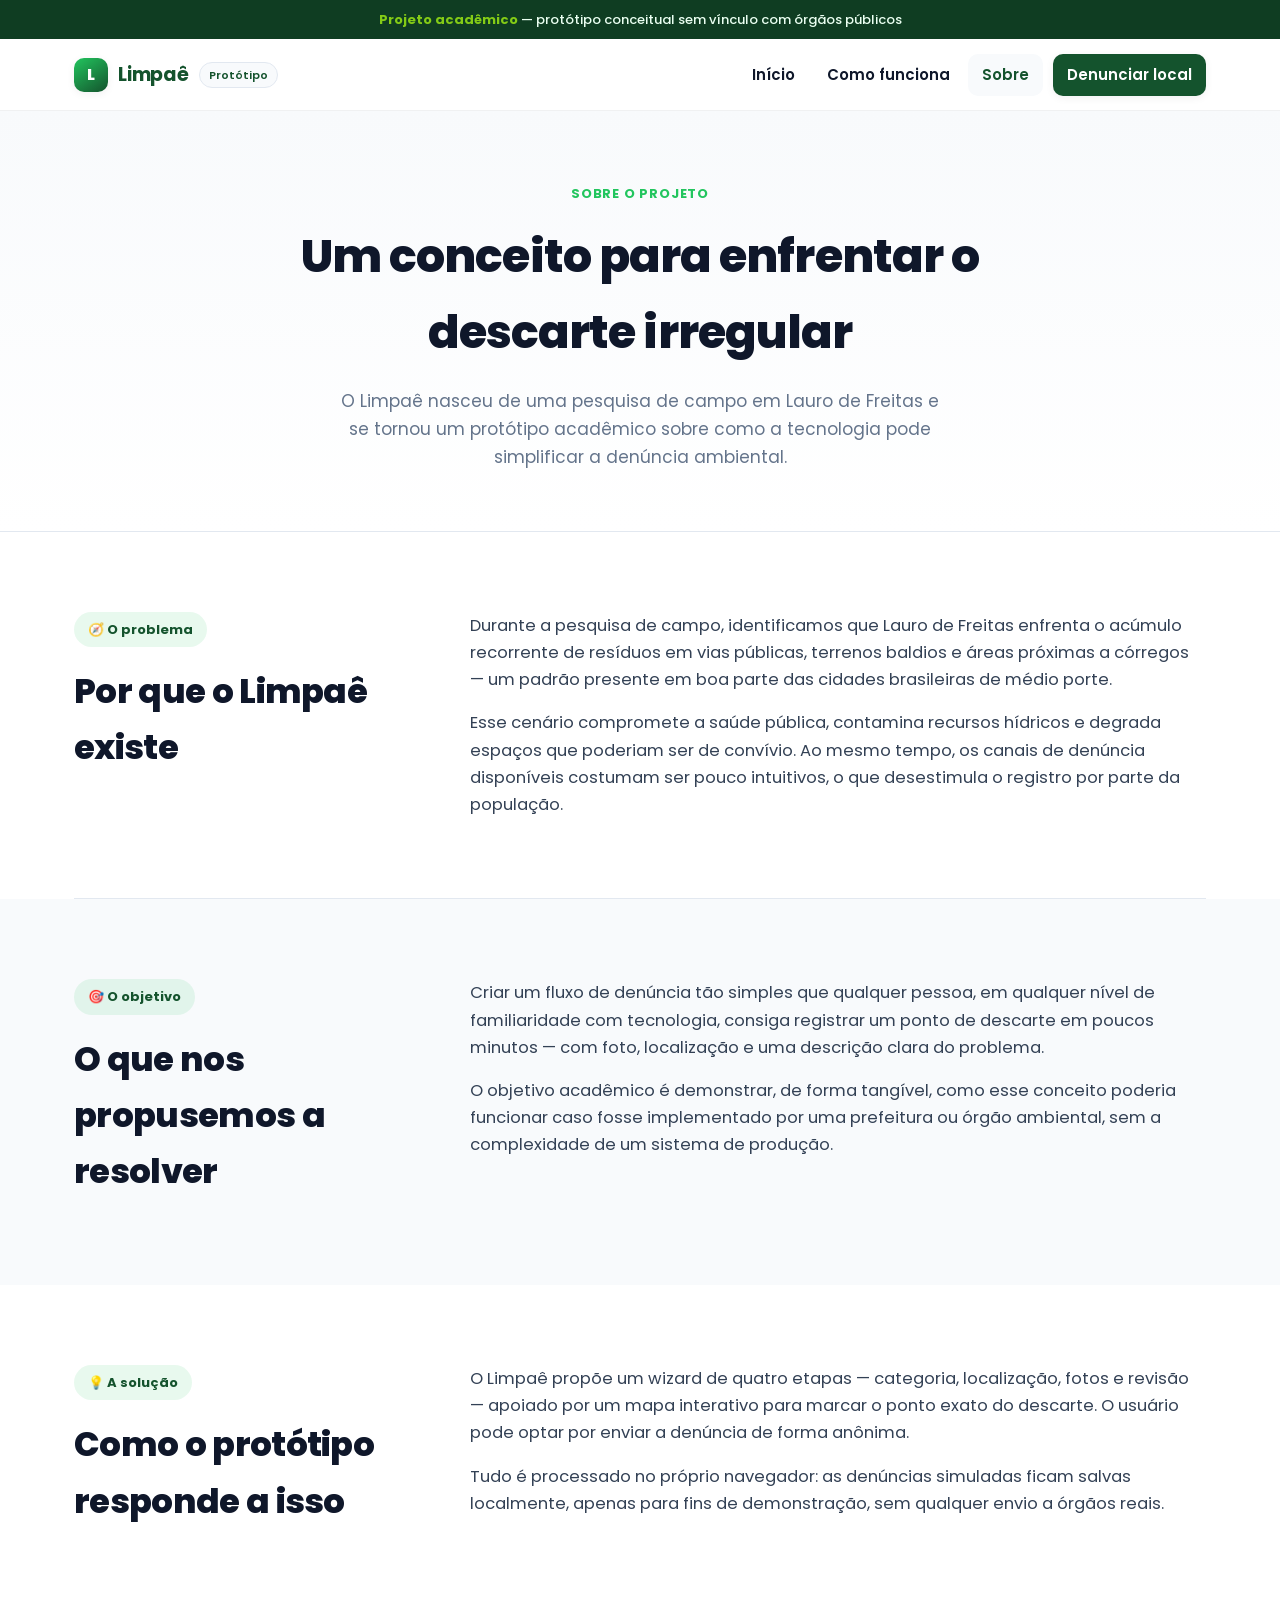
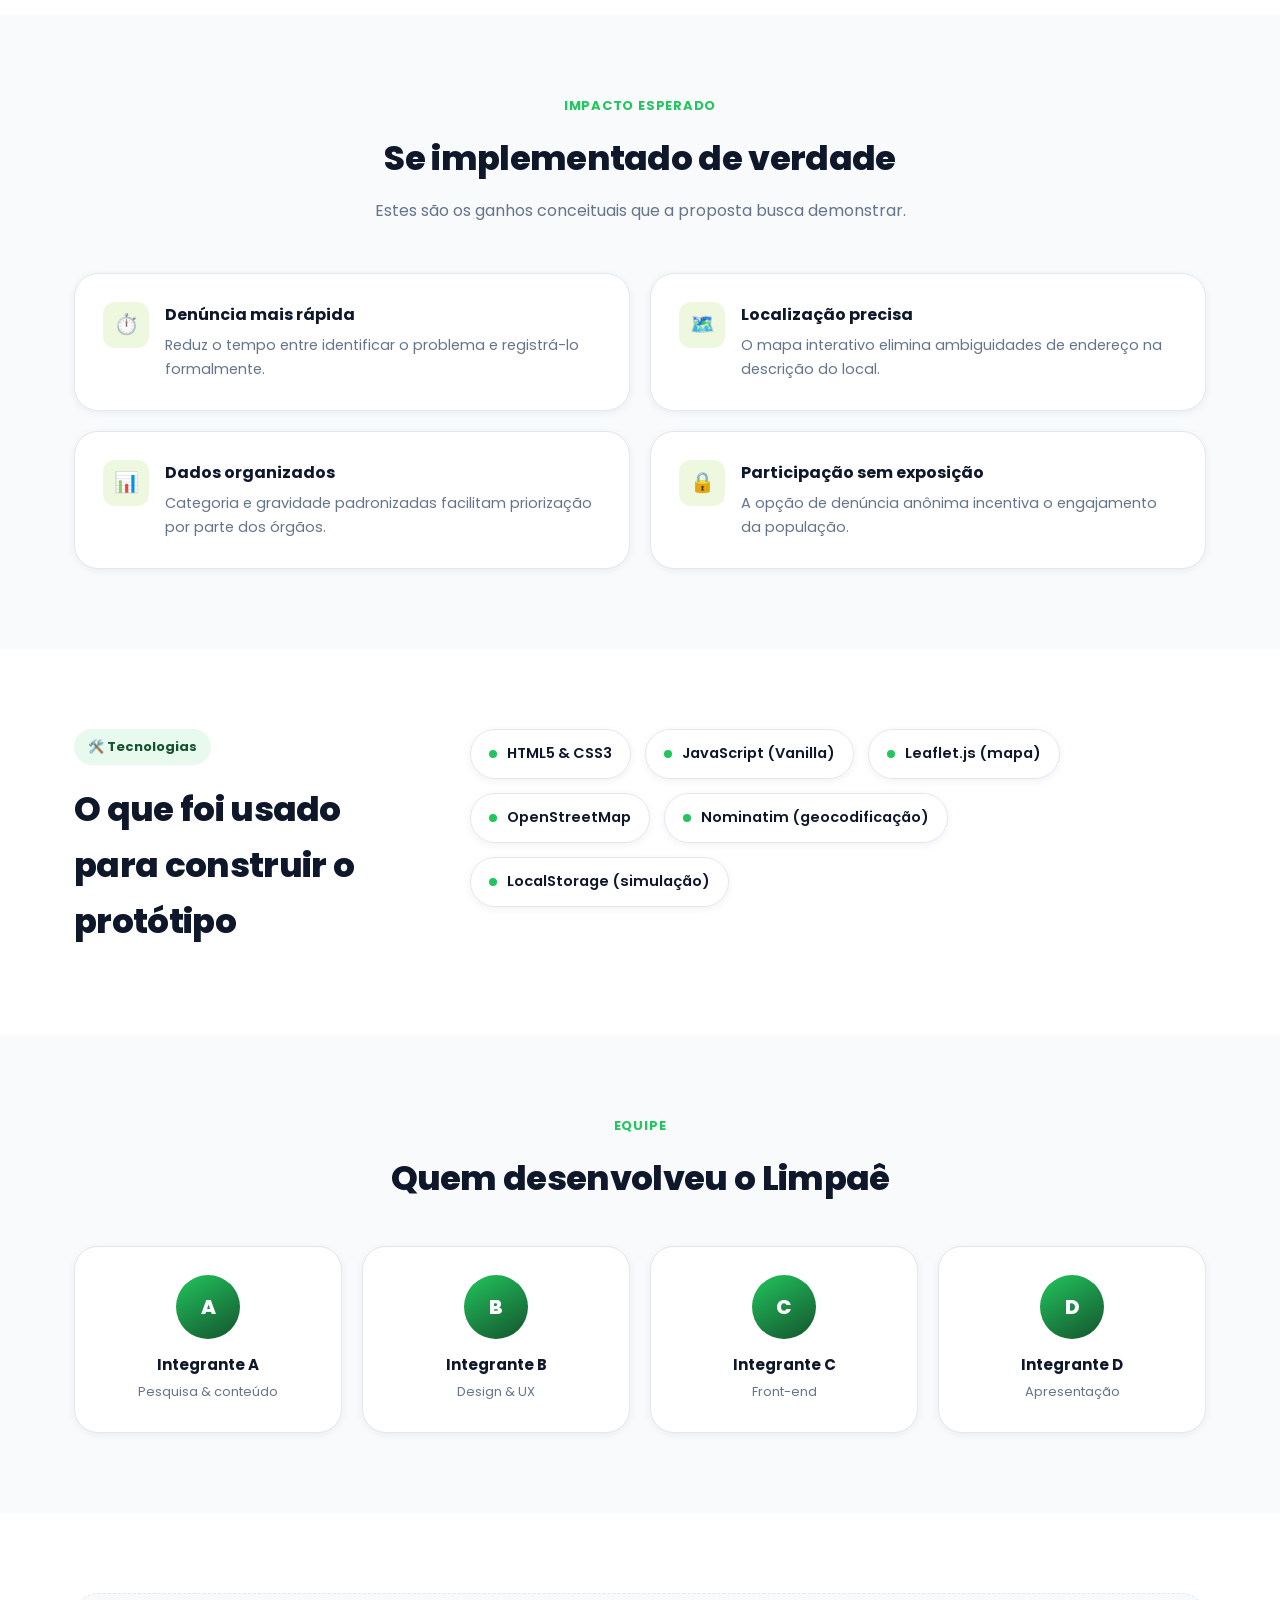
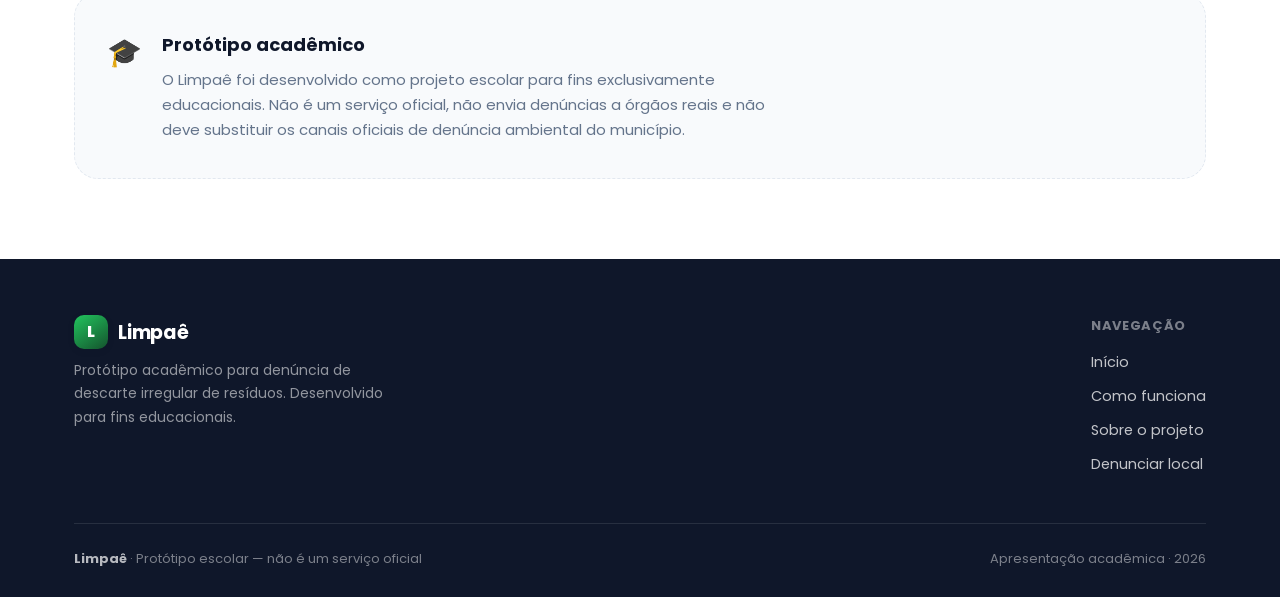
<file: sobre (1).html>
<!doctype html>
<html lang="pt-BR">
<head>
<meta charset="utf-8" />
<meta name="viewport" content="width=device-width,initial-scale=1,viewport-fit=cover" />
<title>Sobre o Limpaê — Protótipo acadêmico</title>
<meta name="description" content="Conheça o problema, a proposta e o impacto esperado do Limpaê, um protótipo acadêmico de denúncia de descarte irregular." />

<link rel="preconnect" href="https://fonts.googleapis.com">
<link rel="preconnect" href="https://fonts.gstatic.com" crossorigin>
<link href="https://fonts.googleapis.com/css2?family=Poppins:wght@400;500;600;700;800&display=swap" rel="stylesheet">

<style>
/* ===== TOKENS (mesmos da home) ===== */
:root{
  --forest:#14532d;
  --forest-deep:#0f3d22;
  --emerald:#22c55e;
  --lime:#84cc16;
  --white:#ffffff;
  --slate-50:#f8fafc;
  --slate-200:#e2e8f0;
  --slate-500:#64748b;
  --slate-900:#0f172a;

  --radius-sm:10px;
  --radius-md:16px;
  --radius-lg:24px;
  --radius-pill:999px;

  --shadow-sm:0 2px 8px rgba(15,23,42,0.06);
  --shadow-md:0 12px 32px rgba(15,61,34,0.10);
  --shadow-lg:0 24px 64px rgba(15,61,34,0.16);

  --ease:cubic-bezier(.16,1,.3,1);
  --max-width:1180px;
  --header-h:72px;
}

*,*::before,*::after{ box-sizing:border-box; }
html{ scroll-behavior:smooth; }
@media (prefers-reduced-motion: reduce){
  html{ scroll-behavior:auto; }
  *,*::before,*::after{ animation-duration:0.001ms !important; animation-iteration-count:1 !important; transition-duration:0.001ms !important; scroll-behavior:auto !important; }
}

body{ margin:0; font-family:"Poppins",system-ui,-apple-system,"Segoe UI",Roboto,Arial,sans-serif; color:var(--slate-900); background:#fff; line-height:1.65; -webkit-font-smoothing:antialiased; }
img{ max-width:100%; display:block; }
a{ color:inherit; }
button{ font-family:inherit; }
:focus-visible{ outline:3px solid var(--lime); outline-offset:2px; border-radius:6px; }
.container{ max-width:var(--max-width); margin:0 auto; padding:0 24px; }

.notice{ background:var(--forest-deep); color:#eafff1; text-align:center; font-size:13px; font-weight:500; padding:9px 16px; }
.notice strong{ font-weight:700; color:var(--lime); }

header{ position:sticky; top:0; z-index:500; height:var(--header-h); display:flex; align-items:center; background:rgba(255,255,255,0.85); backdrop-filter:blur(12px) saturate(1.4); -webkit-backdrop-filter:blur(12px) saturate(1.4); border-bottom:1px solid rgba(15,23,42,0.06); }
.header-inner{ width:100%; display:flex; align-items:center; justify-content:space-between; gap:20px; }
.brand{ display:flex; align-items:center; gap:10px; text-decoration:none; }
.brand-mark{ width:34px; height:34px; border-radius:10px; background:linear-gradient(145deg,var(--emerald),var(--forest)); display:flex; align-items:center; justify-content:center; color:#fff; font-weight:800; font-size:16px; box-shadow:var(--shadow-sm); }
.brand-name{ font-weight:700; font-size:19px; color:var(--forest); letter-spacing:-0.01em; }
.brand-tag{ font-size:11px; font-weight:600; color:var(--forest); background:var(--slate-50); border:1px solid var(--slate-200); padding:3px 9px; border-radius:var(--radius-pill); }

nav.main-nav{ display:flex; align-items:center; gap:4px; }
nav.main-nav a{ text-decoration:none; font-weight:600; font-size:15px; color:var(--slate-900); padding:9px 14px; border-radius:var(--radius-sm); transition:background .2s var(--ease), color .2s var(--ease); }
nav.main-nav a:hover{ background:var(--slate-50); color:var(--forest); }
nav.main-nav a.nav-cta{ background:var(--forest); color:#fff; margin-left:6px; box-shadow:var(--shadow-sm); }
nav.main-nav a.nav-cta:hover{ background:var(--forest-deep); }
nav.main-nav a.active{ color:var(--forest); background:var(--slate-50); }

.nav-toggle{ display:none; background:none; border:0; cursor:pointer; width:40px; height:40px; border-radius:var(--radius-sm); align-items:center; justify-content:center; }
.nav-toggle:hover{ background:var(--slate-50); }
.nav-toggle svg{ width:22px; height:22px; }

.mobile-menu{ position:fixed; inset:0; z-index:900; background:rgba(15,23,42,0.4); backdrop-filter:blur(2px); opacity:0; visibility:hidden; transition:opacity .25s var(--ease), visibility .25s var(--ease); }
.mobile-menu.open{ opacity:1; visibility:visible; }
.mobile-panel{ position:absolute; top:0; right:0; height:100%; width:min(320px,86vw); background:#fff; padding:24px; display:flex; flex-direction:column; gap:6px; box-shadow:-12px 0 48px rgba(15,23,42,0.18); transform:translateX(24px); transition:transform .3s var(--ease); }
.mobile-menu.open .mobile-panel{ transform:translateX(0); }
.mobile-panel a{ text-decoration:none; color:var(--slate-900); font-weight:600; font-size:17px; padding:14px 12px; border-radius:var(--radius-sm); border-bottom:1px solid var(--slate-200); }
.mobile-panel a.nav-cta{ background:var(--forest); color:#fff; border:0; text-align:center; margin-top:10px; }

@media (max-width:760px){
  nav.main-nav{ display:none; }
  .nav-toggle{ display:flex; }
}

/* ===== PAGE HERO ===== */
.page-hero{
  padding:72px 0 60px;
  background:linear-gradient(180deg,var(--slate-50),#fff);
  text-align:center;
  border-bottom:1px solid var(--slate-200);
}
.section-eyebrow{ font-size:13px; font-weight:700; letter-spacing:.06em; text-transform:uppercase; color:var(--emerald); margin-bottom:14px; display:block; }
.page-hero h1{ font-size:clamp(30px,4.6vw,46px); font-weight:800; letter-spacing:-0.02em; margin:0 0 16px; max-width:760px; margin-inline:auto; }
.page-hero p{ font-size:17px; color:var(--slate-500); max-width:600px; margin:0 auto; }

/* ===== ARTICLE SECTIONS ===== */
.section{ padding:80px 0; }
.section-alt{ background:var(--slate-50); }
.section-tight{ padding:64px 0; }

.split{
  display:grid; grid-template-columns:340px 1fr; gap:56px; align-items:start;
}
.split .tag-col{ position:sticky; top:96px; }
@media (max-width:860px){
  .split{ grid-template-columns:1fr; gap:24px; }
  .split .tag-col{ position:static; }
}

.kicker{
  display:inline-flex; align-items:center; gap:8px; font-size:13px; font-weight:700;
  color:var(--forest); background:rgba(34,197,94,0.10); padding:7px 14px; border-radius:var(--radius-pill);
  margin-bottom:16px;
}
.split h2{ font-size:clamp(26px,3.2vw,34px); font-weight:800; letter-spacing:-0.02em; margin:0 0 6px; color:var(--slate-900); }
.split .body p{ font-size:16.5px; color:#334155; margin:0 0 16px; }
.split .body p:last-child{ margin-bottom:0; }

.divider{ height:1px; background:var(--slate-200); margin:0; }

/* ===== IMPACT GRID ===== */
.impact-grid{ display:grid; grid-template-columns:repeat(2,1fr); gap:20px; }
@media (max-width:760px){ .impact-grid{ grid-template-columns:1fr; } }
.impact-card{
  background:#fff; border:1px solid var(--slate-200); border-radius:var(--radius-lg);
  padding:28px; display:flex; gap:16px; box-shadow:var(--shadow-sm);
  transition:transform .25s var(--ease), box-shadow .25s var(--ease);
}
.impact-card:hover{ transform:translateY(-3px); box-shadow:var(--shadow-md); }
.impact-card .ico{
  flex-shrink:0; width:46px; height:46px; border-radius:12px; background:rgba(132,204,22,0.14);
  display:flex; align-items:center; justify-content:center; font-size:20px; color:var(--forest);
}
.impact-card h3{ font-size:16px; font-weight:700; margin:0 0 6px; }
.impact-card p{ font-size:14.5px; color:var(--slate-500); margin:0; }

/* ===== TECH STACK ===== */
.tech-grid{ display:flex; flex-wrap:wrap; gap:14px; }
.tech-chip{
  display:flex; align-items:center; gap:10px; background:#fff; border:1px solid var(--slate-200);
  padding:12px 18px; border-radius:var(--radius-pill); font-weight:600; font-size:14.5px; box-shadow:var(--shadow-sm);
}
.tech-chip .dot{ width:8px; height:8px; border-radius:50%; background:var(--emerald); }

/* ===== TEAM ===== */
.team-grid{ display:grid; grid-template-columns:repeat(auto-fit,minmax(180px,1fr)); gap:20px; }
.team-card{
  text-align:center; background:#fff; border:1px solid var(--slate-200); border-radius:var(--radius-lg);
  padding:28px 18px; box-shadow:var(--shadow-sm); transition:transform .25s var(--ease), box-shadow .25s var(--ease);
}
.team-card:hover{ transform:translateY(-3px); box-shadow:var(--shadow-md); }
.team-avatar{
  width:64px; height:64px; border-radius:50%; margin:0 auto 14px;
  background:linear-gradient(150deg,var(--emerald),var(--forest));
  display:flex; align-items:center; justify-content:center; color:#fff; font-weight:800; font-size:20px;
}
.team-card strong{ display:block; font-size:15px; }
.team-card span{ font-size:13px; color:var(--slate-500); }

/* ===== ACADEMIC BAND ===== */
.academic-band{
  border:1.5px dashed var(--slate-200); border-radius:var(--radius-lg); padding:36px 32px;
  display:flex; gap:20px; align-items:flex-start; background:var(--slate-50);
}
.academic-band .ico{ font-size:28px; flex-shrink:0; }
.academic-band h3{ margin:0 0 8px; font-size:18px; font-weight:700; }
.academic-band p{ margin:0; color:var(--slate-500); font-size:15px; max-width:640px; }

/* ===== FOOTER ===== */
footer{ background:var(--slate-900); color:rgba(255,255,255,0.7); padding:56px 0 28px; }
.footer-top{ display:flex; justify-content:space-between; gap:32px; flex-wrap:wrap; margin-bottom:36px; }
.footer-brand .brand-name{ color:#fff; }
.footer-brand p{ max-width:320px; font-size:14px; color:rgba(255,255,255,0.55); margin-top:10px; }
.footer-cols{ display:flex; gap:48px; flex-wrap:wrap; }
.footer-col h4{ font-size:13px; font-weight:700; text-transform:uppercase; letter-spacing:.05em; color:rgba(255,255,255,0.45); margin:0 0 14px; }
.footer-col a{ display:block; text-decoration:none; color:rgba(255,255,255,0.75); font-size:14.5px; margin-bottom:10px; }
.footer-col a:hover{ color:var(--lime); }
.footer-bottom{ border-top:1px solid rgba(255,255,255,0.10); padding-top:24px; display:flex; justify-content:space-between; gap:12px; flex-wrap:wrap; font-size:13px; color:rgba(255,255,255,0.45); }
.footer-bottom strong{ color:rgba(255,255,255,0.7); }

.reveal{ opacity:0; transform:translateY(18px); transition:opacity .6s var(--ease), transform .6s var(--ease); }
.reveal.is-visible{ opacity:1; transform:translateY(0); }

@media (max-width:600px){
  .section{ padding:56px 0; }
  .academic-band{ flex-direction:column; padding:24px; }
}
</style>
</head>
<body>

<div class="notice"><strong>Projeto acadêmico</strong> — protótipo conceitual sem vínculo com órgãos públicos</div>

<header>
  <div class="container header-inner">
    <a href="index.html" class="brand">
      <span class="brand-mark">L</span>
      <span class="brand-name">Limpaê</span>
      <span class="brand-tag">Protótipo</span>
    </a>
    <nav class="main-nav" aria-label="Navegação principal">
      <a href="index.html">Início</a>
      <a href="index.html#como-funciona">Como funciona</a>
      <a href="sobre.html" class="active" aria-current="page">Sobre</a>
      <a href="denuncia.html" class="nav-cta">Denunciar local</a>
    </nav>
    <button class="nav-toggle" id="navToggle" aria-label="Abrir menu" aria-expanded="false" aria-controls="mobileMenu">
      <svg viewBox="0 0 24 24" fill="none" stroke="currentColor" stroke-width="2" stroke-linecap="round"><path d="M3 6h18M3 12h18M3 18h18"/></svg>
    </button>
  </div>
</header>

<div class="mobile-menu" id="mobileMenu" role="dialog" aria-modal="true" aria-label="Menu de navegação">
  <div class="mobile-panel">
    <a href="index.html">Início</a>
    <a href="index.html#como-funciona">Como funciona</a>
    <a href="sobre.html">Sobre</a>
    <a href="denuncia.html" class="nav-cta">Denunciar local</a>
  </div>
</div>

<section class="page-hero">
  <div class="container">
    <span class="section-eyebrow">Sobre o projeto</span>
    <h1>Um conceito para enfrentar o descarte irregular</h1>
    <p>O Limpaê nasceu de uma pesquisa de campo em Lauro de Freitas e se tornou um protótipo acadêmico sobre como a tecnologia pode simplificar a denúncia ambiental.</p>
  </div>
</section>

<section class="section reveal">
  <div class="container split">
    <div class="tag-col">
      <span class="kicker">🧭 O problema</span>
      <h2>Por que o Limpaê existe</h2>
    </div>
    <div class="body">
      <p>Durante a pesquisa de campo, identificamos que Lauro de Freitas enfrenta o acúmulo recorrente de resíduos em vias públicas, terrenos baldios e áreas próximas a córregos — um padrão presente em boa parte das cidades brasileiras de médio porte.</p>
      <p>Esse cenário compromete a saúde pública, contamina recursos hídricos e degrada espaços que poderiam ser de convívio. Ao mesmo tempo, os canais de denúncia disponíveis costumam ser pouco intuitivos, o que desestimula o registro por parte da população.</p>
    </div>
  </div>
</section>

<div class="container"><div class="divider"></div></div>

<section class="section section-alt reveal">
  <div class="container split">
    <div class="tag-col">
      <span class="kicker">🎯 O objetivo</span>
      <h2>O que nos propusemos a resolver</h2>
    </div>
    <div class="body">
      <p>Criar um fluxo de denúncia tão simples que qualquer pessoa, em qualquer nível de familiaridade com tecnologia, consiga registrar um ponto de descarte em poucos minutos — com foto, localização e uma descrição clara do problema.</p>
      <p>O objetivo acadêmico é demonstrar, de forma tangível, como esse conceito poderia funcionar caso fosse implementado por uma prefeitura ou órgão ambiental, sem a complexidade de um sistema de produção.</p>
    </div>
  </div>
</section>

<section class="section reveal">
  <div class="container split">
    <div class="tag-col">
      <span class="kicker">💡 A solução</span>
      <h2>Como o protótipo responde a isso</h2>
    </div>
    <div class="body">
      <p>O Limpaê propõe um wizard de quatro etapas — categoria, localização, fotos e revisão — apoiado por um mapa interativo para marcar o ponto exato do descarte. O usuário pode optar por enviar a denúncia de forma anônima.</p>
      <p>Tudo é processado no próprio navegador: as denúncias simuladas ficam salvas localmente, apenas para fins de demonstração, sem qualquer envio a órgãos reais.</p>
    </div>
  </div>
</section>

<section class="section section-alt reveal">
  <div class="container">
    <div style="text-align:center; max-width:640px; margin:0 auto 48px;">
      <span class="section-eyebrow">Impacto esperado</span>
      <h2 style="font-size:clamp(26px,3.2vw,34px); font-weight:800; letter-spacing:-0.02em; margin:0 0 12px;">Se implementado de verdade</h2>
      <p style="color:var(--slate-500); font-size:16px; margin:0;">Estes são os ganhos conceituais que a proposta busca demonstrar.</p>
    </div>

    <div class="impact-grid">
      <div class="impact-card">
        <div class="ico">⏱️</div>
        <div><h3>Denúncia mais rápida</h3><p>Reduz o tempo entre identificar o problema e registrá-lo formalmente.</p></div>
      </div>
      <div class="impact-card">
        <div class="ico">🗺️</div>
        <div><h3>Localização precisa</h3><p>O mapa interativo elimina ambiguidades de endereço na descrição do local.</p></div>
      </div>
      <div class="impact-card">
        <div class="ico">📊</div>
        <div><h3>Dados organizados</h3><p>Categoria e gravidade padronizadas facilitam priorização por parte dos órgãos.</p></div>
      </div>
      <div class="impact-card">
        <div class="ico">🔒</div>
        <div><h3>Participação sem exposição</h3><p>A opção de denúncia anônima incentiva o engajamento da população.</p></div>
      </div>
    </div>
  </div>
</section>

<section class="section reveal">
  <div class="container split">
    <div class="tag-col">
      <span class="kicker">🛠️ Tecnologias</span>
      <h2>O que foi usado para construir o protótipo</h2>
    </div>
    <div class="body">
      <div class="tech-grid">
        <div class="tech-chip"><span class="dot"></span>HTML5 &amp; CSS3</div>
        <div class="tech-chip"><span class="dot"></span>JavaScript (Vanilla)</div>
        <div class="tech-chip"><span class="dot"></span>Leaflet.js (mapa)</div>
        <div class="tech-chip"><span class="dot"></span>OpenStreetMap</div>
        <div class="tech-chip"><span class="dot"></span>Nominatim (geocodificação)</div>
        <div class="tech-chip"><span class="dot"></span>LocalStorage (simulação)</div>
      </div>
    </div>
  </div>
</section>

<section class="section section-alt reveal">
  <div class="container">
    <div style="text-align:center; max-width:640px; margin:0 auto 40px;">
      <span class="section-eyebrow">Equipe</span>
      <h2 style="font-size:clamp(26px,3.2vw,34px); font-weight:800; letter-spacing:-0.02em; margin:0;">Quem desenvolveu o Limpaê</h2>
    </div>
    <div class="team-grid">
      <div class="team-card"><div class="team-avatar">A</div><strong>Integrante A</strong><span>Pesquisa &amp; conteúdo</span></div>
      <div class="team-card"><div class="team-avatar">B</div><strong>Integrante B</strong><span>Design &amp; UX</span></div>
      <div class="team-card"><div class="team-avatar">C</div><strong>Integrante C</strong><span>Front-end</span></div>
      <div class="team-card"><div class="team-avatar">D</div><strong>Integrante D</strong><span>Apresentação</span></div>
    </div>
  </div>
</section>

<section class="section">
  <div class="container">
    <div class="academic-band reveal">
      <div class="ico">🎓</div>
      <div>
        <h3>Protótipo acadêmico</h3>
        <p>O Limpaê foi desenvolvido como projeto escolar para fins exclusivamente educacionais. Não é um serviço oficial, não envia denúncias a órgãos reais e não deve substituir os canais oficiais de denúncia ambiental do município.</p>
      </div>
    </div>
  </div>
</section>

<footer>
  <div class="container">
    <div class="footer-top">
      <div class="footer-brand">
        <a href="index.html" class="brand"><span class="brand-mark">L</span><span class="brand-name">Limpaê</span></a>
        <p>Protótipo acadêmico para denúncia de descarte irregular de resíduos. Desenvolvido para fins educacionais.</p>
      </div>
      <div class="footer-cols">
        <div class="footer-col">
          <h4>Navegação</h4>
          <a href="index.html">Início</a>
          <a href="index.html#como-funciona">Como funciona</a>
          <a href="sobre.html">Sobre o projeto</a>
          <a href="denuncia.html">Denunciar local</a>
        </div>
      </div>
    </div>
    <div class="footer-bottom">
      <span><strong>Limpaê</strong> · Protótipo escolar — não é um serviço oficial</span>
      <span>Apresentação acadêmica · 2026</span>
    </div>
  </div>
</footer>

<script>
(function(){
  var toggle = document.getElementById('navToggle');
  var menu = document.getElementById('mobileMenu');
  function closeMenu(){ menu.classList.remove('open'); toggle.setAttribute('aria-expanded','false'); document.body.style.overflow=''; }
  function openMenu(){ menu.classList.add('open'); toggle.setAttribute('aria-expanded','true'); document.body.style.overflow='hidden'; }
  toggle.addEventListener('click', function(){ menu.classList.contains('open') ? closeMenu() : openMenu(); });
  menu.addEventListener('click', function(e){ if(e.target === menu) closeMenu(); });
  menu.querySelectorAll('a').forEach(function(a){ a.addEventListener('click', closeMenu); });
  window.addEventListener('resize', function(){ if(window.innerWidth > 760) closeMenu(); });

  var revealEls = document.querySelectorAll('.reveal');
  if('IntersectionObserver' in window){
    var io = new IntersectionObserver(function(entries){
      entries.forEach(function(entry){
        if(entry.isIntersecting){ entry.target.classList.add('is-visible'); io.unobserve(entry.target); }
      });
    }, { threshold:0.12 });
    revealEls.forEach(function(el){ io.observe(el); });
  } else {
    revealEls.forEach(function(el){ el.classList.add('is-visible'); });
  }
})();
</script>
</body>
</html>
</file>
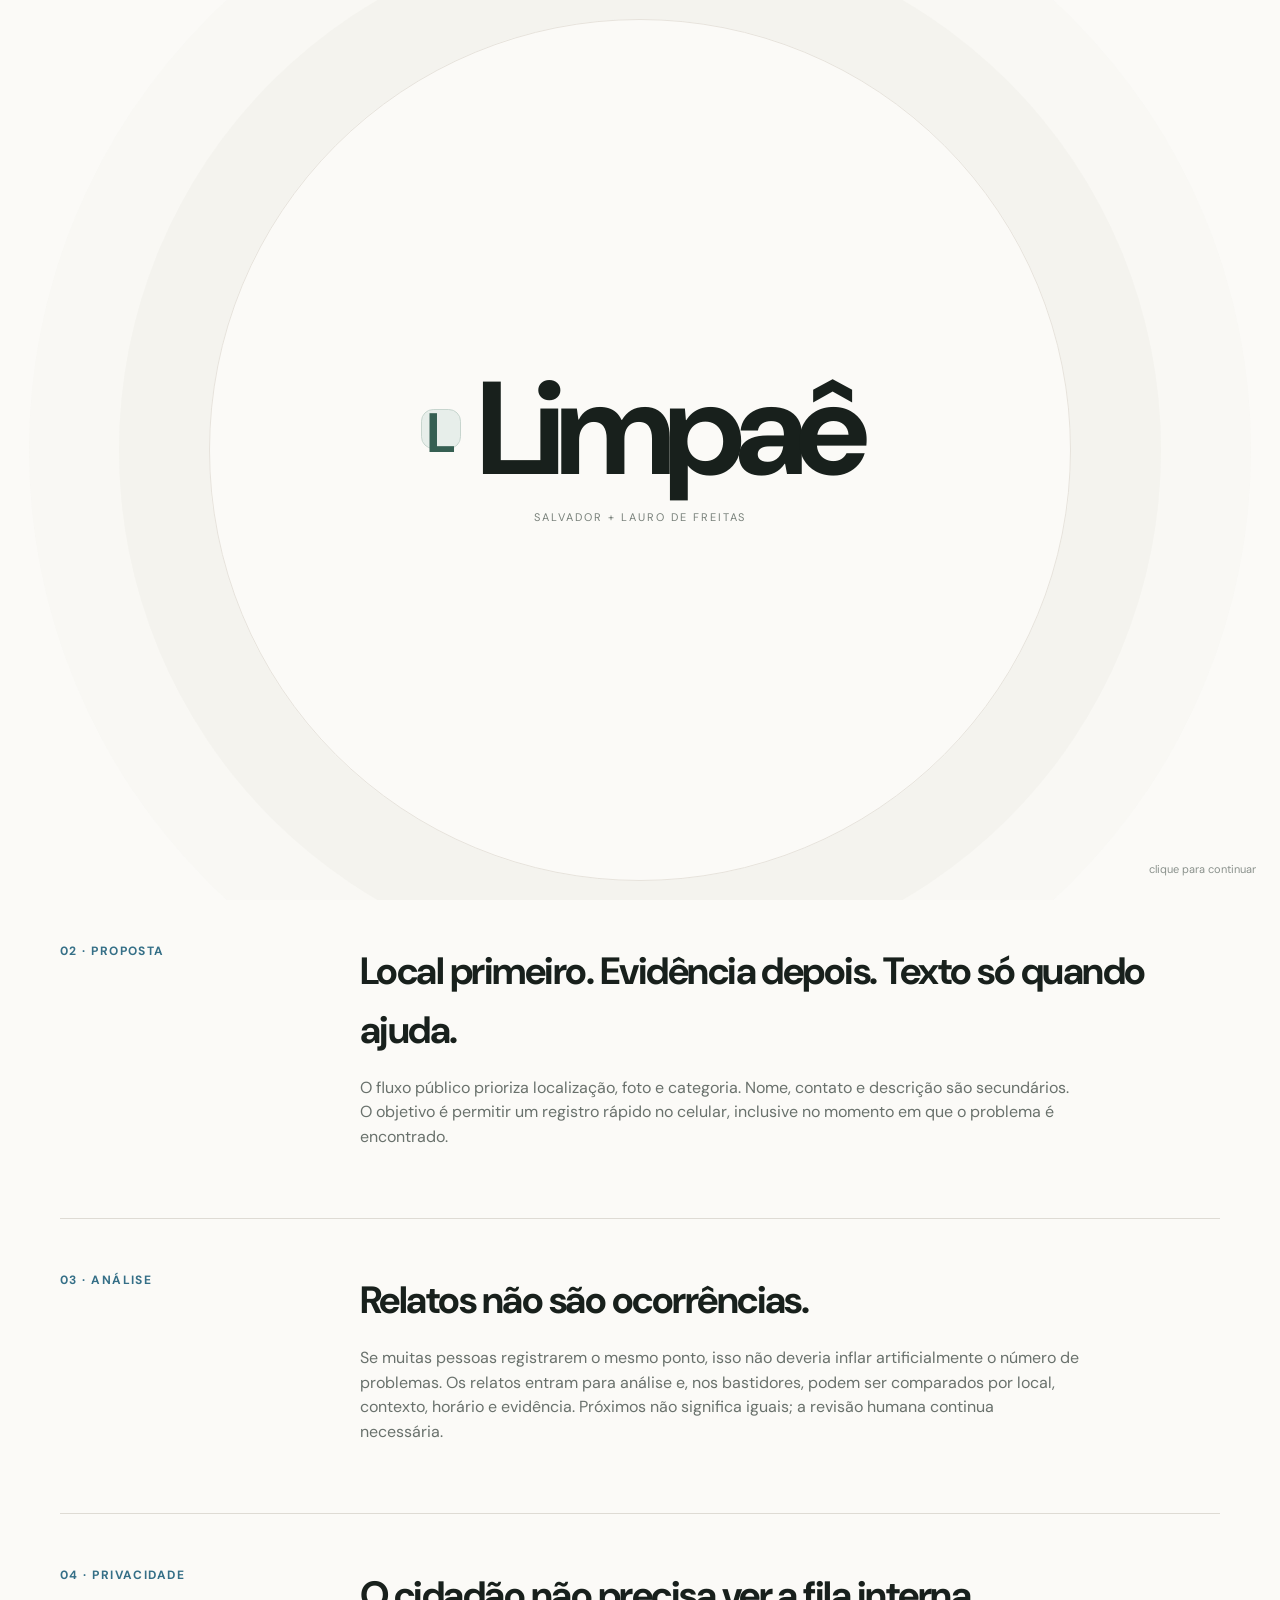
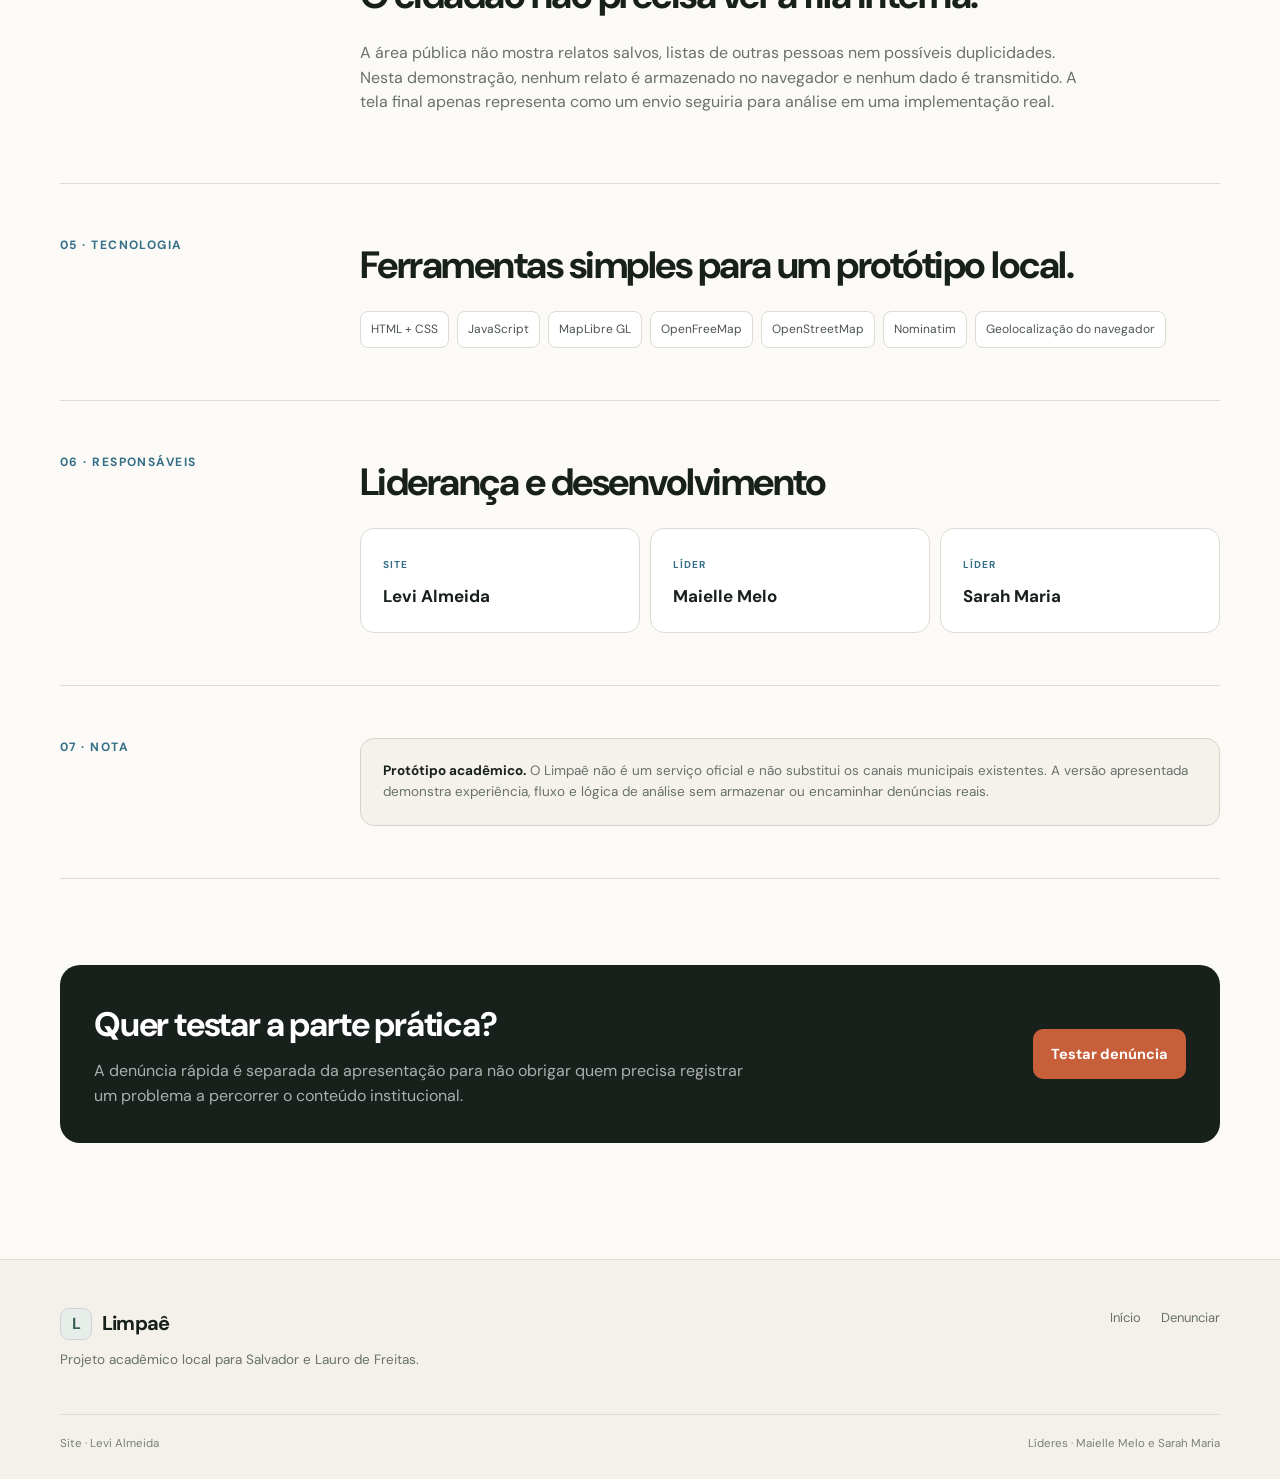
<file: sobre.html>
<!doctype html><html lang="pt-BR"><head><meta charset="utf-8"><meta name="viewport" content="width=device-width,initial-scale=1,viewport-fit=cover"><title>Conhecer o Limpaê</title><meta name="description" content="Conheça a proposta, a lógica e os responsáveis pelo projeto Limpaê."><style>
@import url('https://fonts.googleapis.com/css2?family=DM+Sans:wght@400;500;600;700&display=swap');

:root{
  --paper:#fbfaf7;
  --surface:#ffffff;
  --soft:#f2efe9;
  --ink:#18201c;
  --muted:#69716c;
  --line:#dedbd4;
  --brand:#355f52;
  --brand-soft:#e7eeea;
  --action:#c85f3b;
  --action-dark:#a9482b;
  --blue:#356f87;
  --blue-soft:#e7f0f4;
  --danger:#a33d32;
  --radius-sm:10px;
  --radius-md:16px;
  --radius-lg:24px;
  --shadow-sm:0 5px 18px rgba(24,32,28,.06);
  --shadow-md:0 18px 50px rgba(24,32,28,.09);
  --max:1160px;
  --header:68px;
  --ease:cubic-bezier(.2,.75,.2,1);
}

*{box-sizing:border-box}
html{scroll-behavior:smooth}
body{margin:0;font-family:'DM Sans',system-ui,-apple-system,'Segoe UI',sans-serif;color:var(--ink);background:var(--paper);line-height:1.55;-webkit-font-smoothing:antialiased}
a{color:inherit}button,input,select,textarea{font:inherit}
img{max-width:100%;display:block}
.container{width:min(var(--max),calc(100% - 40px));margin-inline:auto}

.skip-link{position:fixed;left:12px;top:-60px;z-index:4000;background:var(--ink);color:#fff;padding:10px 14px;border-radius:8px;text-decoration:none}.skip-link:focus{top:12px}
:focus-visible{outline:3px solid rgba(53,111,135,.36);outline-offset:3px}

.project-strip{min-height:34px;display:flex;align-items:center;justify-content:center;padding:6px 16px;border-bottom:1px solid var(--line);background:#f5f2ec;color:#666e68;font-size:12px;letter-spacing:.01em;text-align:center}
.project-strip strong{color:var(--ink);font-weight:700}

.site-header{position:sticky;top:0;z-index:1100;height:var(--header);display:flex;align-items:center;background:rgba(251,250,247,.92);backdrop-filter:blur(12px);border-bottom:1px solid rgba(222,219,212,.9)}
.header-inner{display:flex;align-items:center;justify-content:space-between;gap:22px}
.brand{display:inline-flex;align-items:center;gap:10px;text-decoration:none;min-width:max-content}
.brand-mark{width:32px;height:32px;border:1px solid #cad6d0;background:var(--brand-soft);color:var(--brand);border-radius:9px;display:grid;place-items:center;font-weight:700;font-size:16px}
.brand-name{font-size:20px;font-weight:700;letter-spacing:-.04em}
.main-nav{display:flex;align-items:center;gap:2px}.main-nav a{text-decoration:none;font-size:14px;font-weight:600;color:#424b45;padding:9px 12px;border-radius:9px}.main-nav a:hover,.main-nav a.active{background:var(--soft);color:var(--ink)}
.main-nav .nav-action{margin-left:8px;background:var(--action);color:#fff;padding:10px 15px}.main-nav .nav-action:hover{background:var(--action-dark);color:#fff}
.nav-toggle{display:none;border:1px solid var(--line);background:var(--surface);width:42px;height:42px;border-radius:10px;align-items:center;justify-content:center;cursor:pointer}.nav-toggle svg{width:21px}
.mobile-menu{position:fixed;inset:0;z-index:2000;background:rgba(24,32,28,.32);opacity:0;visibility:hidden;transition:.2s}.mobile-menu.open{opacity:1;visibility:visible}.mobile-panel{position:absolute;right:0;top:0;width:min(330px,88vw);height:100%;background:var(--paper);padding:28px 22px;transform:translateX(30px);transition:transform .3s var(--ease);box-shadow:-20px 0 50px rgba(24,32,28,.16)}.mobile-menu.open .mobile-panel{transform:none}.mobile-panel a{display:block;text-decoration:none;padding:14px 8px;border-bottom:1px solid var(--line);font-weight:600}.mobile-panel .nav-action{margin-top:12px;text-align:center;border:0;background:var(--action);color:#fff;border-radius:10px}

.hero{padding:86px 0 74px;border-bottom:1px solid var(--line);background:var(--paper)}
.hero-grid{display:grid;grid-template-columns:minmax(0,1.05fr) minmax(360px,.95fr);gap:clamp(44px,7vw,90px);align-items:center}
.local-badge,.eyebrow{display:inline-flex;align-items:center;gap:8px;width:max-content;max-width:100%;padding:7px 10px;border-radius:8px;background:var(--blue-soft);color:#29586d;font-size:12px;font-weight:700;letter-spacing:.01em}.local-badge svg{width:14px;height:14px}
.hero h1{font-size:clamp(40px,5.5vw,68px);line-height:1.01;letter-spacing:-.055em;max-width:720px;margin:22px 0 22px;font-weight:700}.hero h1 em{font-style:normal;color:var(--action)}
.hero-lead{max-width:610px;color:var(--muted);font-size:clamp(16px,1.7vw,19px);margin:0 0 32px}
.cta-row{display:flex;gap:10px;flex-wrap:wrap}.btn{display:inline-flex;align-items:center;justify-content:center;gap:9px;border:0;border-radius:10px;padding:14px 18px;text-decoration:none;font-weight:700;font-size:14.5px;cursor:pointer;transition:transform .18s var(--ease),background .18s,box-shadow .18s}.btn:hover{transform:translateY(-1px)}.btn-primary{background:var(--action);color:#fff}.btn-primary:hover{background:var(--action-dark);box-shadow:0 10px 24px rgba(200,95,59,.16)}.btn-secondary{background:var(--surface);border:1px solid var(--line);color:var(--ink)}.btn-dark{background:var(--ink);color:#fff}.btn-dark:hover{background:#28312c}.btn-plain{background:transparent;color:var(--muted);padding-inline:8px}.btn svg{width:16px;height:16px}

.hero-proof{margin-top:38px;display:flex;gap:0;border-top:1px solid var(--line);padding-top:20px}.proof-item{padding:0 22px;border-right:1px solid var(--line)}.proof-item:first-child{padding-left:0}.proof-item:last-child{border-right:0}.proof-item strong{display:block;font-size:14px}.proof-item span{display:block;color:var(--muted);font-size:11.5px;margin-top:2px}

.civic-panel{border:1px solid var(--line);background:var(--surface);border-radius:22px;overflow:hidden;box-shadow:var(--shadow-md)}
.civic-panel-head{display:flex;align-items:center;justify-content:space-between;padding:17px 18px;border-bottom:1px solid var(--line);font-size:12px;color:var(--muted)}.civic-panel-head strong{font-size:13px;color:var(--ink)}
.city-pair{display:flex;gap:6px}.city-pair span{border:1px solid var(--line);border-radius:7px;padding:5px 7px;background:var(--paper)}
.civic-map{height:220px;position:relative;overflow:hidden;background:#e9edf0}
.civic-map::before{content:"";position:absolute;inset:-20%;background:repeating-linear-gradient(27deg,transparent 0 28px,rgba(53,111,135,.10) 29px 30px),repeating-linear-gradient(116deg,transparent 0 39px,rgba(53,111,135,.08) 40px 41px)}
.civic-map::after{content:"";position:absolute;inset:0;background:radial-gradient(circle at 68% 30%,rgba(53,111,135,.15),transparent 26%),radial-gradient(circle at 43% 64%,rgba(53,95,82,.12),transparent 25%)}
.mock-pin{position:absolute;z-index:2;left:58%;top:44%;width:36px;height:36px;border-radius:50% 50% 50% 4px;background:var(--action);transform:rotate(-45deg);box-shadow:0 8px 18px rgba(24,32,28,.18)}.mock-pin::after{content:"";position:absolute;inset:10px;background:#fff;border-radius:50%}.mock-pin-label{position:absolute;z-index:3;left:calc(58% + 22px);top:42%;background:#fff;border:1px solid var(--line);padding:8px 10px;border-radius:9px;font-size:11px;box-shadow:var(--shadow-sm)}
.civic-flow{padding:18px}.civic-flow-row{display:grid;grid-template-columns:24px 1fr auto;align-items:center;gap:10px;padding:11px 0;border-bottom:1px solid #ece9e3}.civic-flow-row:last-child{border-bottom:0}.flow-number{width:24px;height:24px;border-radius:7px;background:var(--soft);display:grid;place-items:center;font-size:11px;font-weight:700}.civic-flow-row strong{font-size:13px}.civic-flow-row small{font-size:11px;color:var(--muted)}.status-chip{padding:5px 7px;border-radius:7px;font-size:10px;font-weight:700;background:var(--brand-soft);color:var(--brand)}

.section{padding:86px 0}.section-soft{background:var(--soft);border-top:1px solid var(--line);border-bottom:1px solid var(--line)}.section-head{max-width:760px;margin-bottom:44px}.section-kicker{font-size:12px;text-transform:uppercase;letter-spacing:.12em;color:var(--blue);font-weight:700}.section-head h2{font-size:clamp(30px,4vw,46px);line-height:1.06;letter-spacing:-.045em;margin:10px 0 14px}.section-head p{margin:0;color:var(--muted);font-size:16px}

.steps{border-top:1px solid var(--line)}.step-row{display:grid;grid-template-columns:64px 180px 1fr;gap:26px;align-items:start;padding:25px 0;border-bottom:1px solid var(--line)}.step-num{font-size:12px;color:var(--muted);font-weight:700}.step-title{font-size:17px;font-weight:700}.step-copy{color:var(--muted);font-size:15px;max-width:650px}

.cluster-grid{display:grid;grid-template-columns:.75fr 1.25fr;gap:18px;align-items:stretch}.cluster-big{border-radius:20px;background:var(--ink);color:#fff;padding:32px;display:flex;flex-direction:column;justify-content:space-between;min-height:330px}.cluster-big .number{font-size:clamp(78px,10vw,122px);line-height:.8;letter-spacing:-.075em;color:#fff}.cluster-big strong{font-size:20px}.cluster-big p{margin:7px 0 0;color:rgba(255,255,255,.62);font-size:13px}.cluster-list{border:1px solid var(--line);border-radius:20px;background:var(--surface);overflow:hidden}.cluster-item{display:grid;grid-template-columns:52px 1fr auto;gap:16px;align-items:center;padding:22px;border-bottom:1px solid var(--line)}.cluster-item:last-child{border-bottom:0}.cluster-count{width:48px;height:48px;border-radius:12px;background:var(--soft);display:grid;place-items:center;font-weight:700;font-size:20px}.cluster-item strong{display:block;font-size:14.5px}.cluster-item small{display:block;color:var(--muted);font-size:12.5px;margin-top:3px}.cluster-result{font-size:11px;font-weight:700;color:var(--brand);background:var(--brand-soft);border-radius:7px;padding:6px 8px;text-align:right}.cluster-note{font-size:13px;color:var(--muted);margin-top:16px}.cluster-note strong{color:var(--ink)}

.scope-section{display:grid;grid-template-columns:1fr 1fr;gap:28px;align-items:center}.scope-copy h2{font-size:clamp(30px,4vw,46px);line-height:1.05;letter-spacing:-.045em;margin:10px 0 14px}.scope-copy p{color:var(--muted);max-width:570px}.scope-cities{display:grid;gap:10px}.scope-city{padding:20px;border:1px solid var(--line);border-radius:14px;background:var(--surface);display:flex;align-items:center;justify-content:space-between}.scope-city strong{font-size:16px}.scope-city span{font-size:12px;color:var(--muted)}

.cta-band{padding:34px;border-radius:20px;background:var(--ink);color:#fff;display:flex;justify-content:space-between;gap:28px;align-items:center}.cta-band h2{font-size:clamp(25px,3vw,34px);letter-spacing:-.035em;margin:0 0 8px}.cta-band p{margin:0;color:rgba(255,255,255,.64);max-width:650px}

footer{margin-top:30px;padding:48px 0 26px;border-top:1px solid var(--line);background:#f4f1eb}.footer-grid{display:flex;justify-content:space-between;gap:36px;flex-wrap:wrap}.footer-copy{max-width:420px;color:var(--muted);font-size:13.5px;margin-top:10px}.footer-links{display:flex;gap:20px;flex-wrap:wrap}.footer-links a{text-decoration:none;color:var(--muted);font-size:13px}.footer-bottom{margin-top:30px;padding-top:20px;border-top:1px solid var(--line);display:flex;justify-content:space-between;gap:12px;flex-wrap:wrap;color:#7a817c;font-size:11.5px}

/* Conhecer */
.intro-active #homeBrand{opacity:0}
.intro-splash{position:fixed;inset:0;z-index:5000;background:var(--paper);display:grid;place-items:center;overflow:hidden;cursor:pointer}.intro-splash::before{content:"";position:absolute;width:min(78vw,860px);aspect-ratio:1;border:1px solid #e7e3dc;border-radius:50%;box-shadow:0 0 0 90px rgba(222,219,212,.18),0 0 0 180px rgba(222,219,212,.10)}.intro-lockup{position:relative;z-index:2;text-align:center;will-change:transform,opacity}.intro-brand{display:inline-flex;align-items:center;gap:16px;font-size:clamp(62px,12vw,132px);font-weight:700;letter-spacing:-.075em;line-height:.85}.intro-brand .intro-mark{width:.72em;height:.72em;border-radius:.22em;background:var(--brand-soft);border:1px solid #c7d5ce;color:var(--brand);display:grid;place-items:center;font-size:.42em;letter-spacing:0}.intro-sub{margin-top:24px;font-size:11px;text-transform:uppercase;letter-spacing:.18em;color:#78807a}.intro-skip{position:absolute;right:24px;bottom:22px;z-index:3;color:#8a918c;font-size:11px}.intro-splash.leaving{pointer-events:none}
.about-hero{padding:72px 0 66px;border-bottom:1px solid var(--line)}.about-hero h1{font-size:clamp(42px,6vw,72px);line-height:1;letter-spacing:-.06em;max-width:850px;margin:16px 0 20px}.about-hero p{max-width:700px;color:var(--muted);font-size:18px}
.story{display:grid;grid-template-columns:240px 1fr;gap:60px;padding:52px 0;border-bottom:1px solid var(--line)}.story-label{font-size:12px;text-transform:uppercase;letter-spacing:.12em;color:var(--blue);font-weight:700}.story h2{font-size:clamp(26px,3vw,38px);letter-spacing:-.04em;margin:0 0 16px}.story p{color:var(--muted);font-size:16px;max-width:720px}.story p:first-of-type{margin-top:0}
.tech-list{display:flex;gap:8px;flex-wrap:wrap}.tech-list span{border:1px solid var(--line);background:var(--surface);border-radius:8px;padding:8px 10px;font-size:12px;color:#4c5550}
.team-grid{display:grid;grid-template-columns:repeat(3,1fr);gap:10px}.team-person{padding:22px;border:1px solid var(--line);background:var(--surface);border-radius:14px}.team-role{font-size:10px;text-transform:uppercase;letter-spacing:.11em;color:var(--blue);font-weight:700}.team-person strong{display:block;margin-top:8px;font-size:17px}.academic-note{padding:22px;border:1px solid #d7d3cb;border-radius:14px;background:#f5f2ec;color:var(--muted);font-size:13.5px}.academic-note strong{color:var(--ink)}

/* Denúncia */
.report-page{background:#f8f6f1}.report-header .main-nav .nav-action{background:var(--ink)}
.report-intro{padding:46px 0 22px}.report-intro-row{display:flex;align-items:flex-end;justify-content:space-between;gap:30px}.report-intro h1{font-size:clamp(32px,4vw,46px);letter-spacing:-.045em;line-height:1.02;margin:10px 0 8px}.report-intro p{margin:0;color:var(--muted);max-width:630px}.privacy-note{font-size:11.5px;color:#59625c;background:#efede7;border:1px solid #dfdcd5;padding:9px 11px;border-radius:8px;max-width:330px}
.wizard-shell{padding-bottom:78px}.wizard-layout{display:grid;grid-template-columns:minmax(0,1fr) 300px;gap:22px;align-items:start}.wizard-card{background:var(--surface);border:1px solid var(--line);border-radius:18px;box-shadow:var(--shadow-sm);overflow:hidden}.wizard-top{padding:18px 22px;border-bottom:1px solid var(--line);display:flex;align-items:center;gap:16px;overflow:auto}.wstep{display:flex;align-items:center;gap:8px;color:#8a918c;font-size:11.5px;font-weight:700;white-space:nowrap}.wstep .circle{width:25px;height:25px;border-radius:50%;border:1px solid var(--line);display:grid;place-items:center;background:var(--paper)}.wstep.active{color:var(--ink)}.wstep.active .circle{background:var(--ink);border-color:var(--ink);color:#fff}.wstep.done .circle{background:var(--brand-soft);border-color:#cbd8d2;color:var(--brand)}.wline{width:28px;height:1px;background:var(--line);flex:0 0 auto}.wizard-body{padding:26px}.step-panel{display:none}.step-panel.active{display:block}.step-title{font-size:24px;letter-spacing:-.035em;margin:0 0 7px}.step-help{margin:0 0 22px;color:var(--muted);font-size:14px}.field{margin-bottom:18px}.field label{display:block;font-size:13px;font-weight:700;margin-bottom:7px}.field-hint{font-size:11.5px;color:var(--muted);margin-top:6px}.input,.select,.textarea{width:100%;border:1px solid #cfccc5;background:#fff;border-radius:10px;padding:12px 13px;color:var(--ink);outline:0}.input:focus,.select:focus,.textarea:focus{border-color:#7a9cac;box-shadow:0 0 0 3px rgba(53,111,135,.09)}.textarea{min-height:110px;resize:vertical}.field-grid{display:grid;grid-template-columns:1fr 1fr;gap:12px}
.location-actions{display:grid;grid-template-columns:1fr auto;gap:8px;margin-bottom:10px}.search-wrap{display:grid;grid-template-columns:1fr auto;gap:8px}.geo-status{min-height:20px;margin:6px 0 12px;color:var(--muted);font-size:12px}.geo-status.error{color:var(--danger)}.geo-status.success{color:var(--brand)}.search-results{display:none;border:1px solid var(--line);border-radius:10px;background:#fff;overflow:hidden;margin-bottom:12px}.search-results.show{display:block}.search-result{display:block;width:100%;border:0;border-bottom:1px solid #eeeae4;background:#fff;text-align:left;padding:11px 12px;cursor:pointer;color:var(--ink)}.search-result:last-child{border-bottom:0}.search-result:hover{background:#f7f5f0}.search-result strong{display:block;font-size:12.5px}.search-result span{display:block;font-size:11px;color:var(--muted);margin-top:2px}
.map-wrap{position:relative;border:1px solid var(--line);border-radius:14px;overflow:hidden;background:#e8ecee}.map{height:430px;width:100%}.map-scope{position:absolute;z-index:20;left:12px;top:12px;background:rgba(255,255,255,.94);backdrop-filter:blur(7px);border:1px solid rgba(222,219,212,.9);padding:8px 10px;border-radius:8px;font-size:10.5px;font-weight:700;color:#43504a;box-shadow:var(--shadow-sm);pointer-events:none}.selected-address{margin-top:10px;border:1px solid var(--line);background:#f6f4ef;border-radius:10px;padding:11px 12px;font-size:12.5px;color:#4d5650}.selected-address strong{display:block;color:var(--ink);margin-bottom:2px}.selected-address.empty{color:var(--muted)}
.map-pin{width:34px;height:34px;border-radius:50% 50% 50% 5px;background:var(--action);transform:rotate(-45deg);border:3px solid #fff;box-shadow:0 6px 18px rgba(24,32,28,.28)}.map-pin::after{content:"";position:absolute;width:8px;height:8px;border-radius:50%;background:#fff;left:10px;top:10px}
.actions{display:flex;justify-content:space-between;gap:10px;margin-top:24px;padding-top:20px;border-top:1px solid var(--line)}.actions .right{margin-left:auto}.btn[disabled]{opacity:.55;cursor:not-allowed;transform:none}
.dropzone{border:1.5px dashed #c8c5be;border-radius:14px;background:#faf8f4;padding:34px 22px;text-align:center;cursor:pointer}.dropzone:hover{border-color:#9caaa3;background:#f7f5f0}.dropzone strong{display:block;font-size:15px}.dropzone span{display:block;color:var(--muted);font-size:12px;margin-top:5px}.photos{display:grid;grid-template-columns:repeat(auto-fill,minmax(120px,1fr));gap:10px;margin-top:14px}.photo{position:relative;aspect-ratio:4/3;border-radius:10px;overflow:hidden;background:#eee}.photo img{width:100%;height:100%;object-fit:cover}.photo button{position:absolute;right:6px;top:6px;border:0;width:28px;height:28px;border-radius:8px;background:rgba(24,32,28,.8);color:#fff;cursor:pointer}
.category-grid{display:grid;grid-template-columns:repeat(2,1fr);gap:8px}.category-option{position:relative}.category-option input{position:absolute;opacity:0}.category-option label{display:block;border:1px solid var(--line);border-radius:10px;padding:12px;background:#fff;cursor:pointer;font-size:12.5px;font-weight:600}.category-option input:checked+label{border-color:#89a3ad;background:var(--blue-soft);box-shadow:0 0 0 2px rgba(53,111,135,.08)}.risk-list{display:grid;gap:7px}.risk-item{display:flex;gap:9px;align-items:flex-start;border:1px solid var(--line);border-radius:10px;padding:10px 11px;background:#fff;font-size:12.5px}.risk-item input{margin-top:3px}
.check-row{display:flex;gap:9px;align-items:flex-start;font-size:12.5px;color:#4e5752}.check-row input{margin-top:3px}.contact-fields.hidden{display:none}
.review{border-top:1px solid var(--line)}.review-row{display:grid;grid-template-columns:130px 1fr;gap:18px;padding:13px 0;border-bottom:1px solid var(--line)}.review-row .key{font-size:11.5px;color:var(--muted);font-weight:700}.review-row .value{font-size:13px;text-align:right}.review-photo-strip{display:flex;gap:7px;flex-wrap:wrap}.review-photo-strip img{width:62px;height:50px;object-fit:cover;border-radius:7px}
.analysis-callout{margin-top:18px;padding:14px;border-radius:10px;background:#f1f3ef;border:1px solid #dce2dc;font-size:12.5px;color:#59635d}.analysis-callout strong{display:block;color:var(--ink);margin-bottom:3px}
.side-card{position:sticky;top:calc(var(--header) + 18px);border:1px solid var(--line);border-radius:16px;background:#f3f0ea;padding:20px}.side-card h3{font-size:15px;margin:0 0 14px}.side-list{display:grid;gap:14px}.side-item{display:grid;grid-template-columns:26px 1fr;gap:10px}.side-item .ico{width:26px;height:26px;border-radius:8px;background:#fff;border:1px solid var(--line);display:grid;place-items:center;font-size:11px;font-weight:700}.side-item strong{display:block;font-size:12px}.side-item span{display:block;color:var(--muted);font-size:11px;margin-top:2px}.side-privacy{margin-top:18px;padding-top:16px;border-top:1px solid #d8d4cc;color:var(--muted);font-size:11px}
.modal-overlay{position:fixed;inset:0;z-index:4000;background:rgba(24,32,28,.48);display:flex;align-items:center;justify-content:center;padding:20px;opacity:0;visibility:hidden;transition:.2s}.modal-overlay.show{opacity:1;visibility:visible}.modal{width:min(460px,100%);background:#fff;border-radius:18px;border:1px solid var(--line);padding:28px;box-shadow:0 30px 80px rgba(24,32,28,.24)}.modal-icon{width:48px;height:48px;border-radius:14px;background:var(--brand-soft);color:var(--brand);display:grid;place-items:center;font-size:22px;margin-bottom:16px}.modal h2{font-size:24px;letter-spacing:-.035em;margin:0 0 8px}.modal p{color:var(--muted);font-size:13px;margin:0 0 14px}.protocol{display:inline-flex;background:var(--soft);border:1px solid var(--line);border-radius:8px;padding:7px 9px;font-size:11px;font-weight:700;margin-bottom:18px}

.reveal{opacity:0;transform:translateY(14px);transition:opacity .55s var(--ease),transform .55s var(--ease)}.reveal.visible{opacity:1;transform:none}

@media(max-width:920px){.hero-grid,.scope-section,.cluster-grid{grid-template-columns:1fr}.civic-panel{max-width:620px}.wizard-layout{grid-template-columns:1fr}.side-card{display:none}.story{grid-template-columns:1fr;gap:14px}.team-grid{grid-template-columns:1fr 1fr}}
@media(max-width:760px){.main-nav{display:none}.nav-toggle{display:flex}.hero{padding:60px 0 52px}.hero-grid{gap:38px}.hero h1{font-size:clamp(38px,11vw,54px)}.hero-proof{display:grid;grid-template-columns:1fr;gap:10px}.proof-item,.proof-item:first-child{padding:0;border:0}.section{padding:62px 0}.step-row{grid-template-columns:42px 1fr;gap:16px}.step-copy{grid-column:2}.cluster-item{grid-template-columns:44px 1fr}.cluster-result{grid-column:2;justify-self:start}.cluster-big{min-height:250px}.cta-band{align-items:flex-start;flex-direction:column}.report-intro-row{align-items:flex-start;flex-direction:column}.privacy-note{max-width:none}.map{height:360px}.wizard-body{padding:20px}.wizard-top{padding:14px 16px}.field-grid{grid-template-columns:1fr}.team-grid{grid-template-columns:1fr}.intro-brand{gap:10px}.intro-sub{margin-top:18px}.review-row{grid-template-columns:100px 1fr}}
@media(max-width:520px){.container{width:min(100% - 28px,var(--max))}.cta-row{display:grid}.btn{width:100%}.civic-map{height:190px}.map{height:330px}.location-actions,.search-wrap{grid-template-columns:1fr}.location-actions .btn,.search-wrap .btn{width:100%}.category-grid{grid-template-columns:1fr}.actions{display:grid;grid-template-columns:1fr 1fr}.actions .right{margin:0}.actions .btn{width:100%}.step-title{font-size:22px}.intro-skip{right:14px;bottom:14px}}
@media(prefers-reduced-motion:reduce){html{scroll-behavior:auto}.reveal{opacity:1;transform:none}.intro-splash{display:none!important}*{transition-duration:.001ms!important;animation-duration:.001ms!important}}

</style></head><body class="intro-active">
<a class="skip-link" href="#conteudo">Ir para o conteúdo</a>
<div class="intro-splash" id="introSplash" aria-hidden="true"><div class="intro-lockup" id="introLockup"><div class="intro-brand"><span class="intro-mark">L</span><span>Limpaê</span></div><div class="intro-sub">Salvador + Lauro de Freitas</div></div><span class="intro-skip">clique para continuar</span></div>
<div class="project-strip"><strong>Modo conhecer</strong>&nbsp;·&nbsp; a apresentação do projeto, sem bloquear o acesso à denúncia</div>
<header class="site-header"><div class="container header-inner"><a class="brand" href="index.html" id="homeBrand"><span class="brand-mark">L</span><span class="brand-name">Limpaê</span></a><nav class="main-nav" aria-label="Navegação principal"><a href="index.html">Início</a><a class="active" href="sobre.html">Conhecer</a><a class="nav-action" href="denuncia.html">Denunciar agora</a></nav><button class="nav-toggle" id="navToggle" aria-label="Abrir menu" aria-expanded="false"><svg viewBox="0 0 24 24" fill="none" stroke="currentColor" stroke-width="2"><path d="M4 7h16M4 12h16M4 17h16"/></svg></button></div></header><div class="mobile-menu" id="mobileMenu"><div class="mobile-panel"><a href="index.html">Início</a><a href="sobre.html">Conhecer</a><a class="nav-action" href="denuncia.html">Denunciar agora</a></div></div>
<main id="conteudo"><section class="about-hero"><div class="container"><span class="section-kicker">Conheça o projeto</span><h1>Um caminho mais simples entre ver um problema e conseguir registrá-lo.</h1><p>O Limpaê é um protótipo acadêmico local, pensado para Salvador e Lauro de Freitas, que separa duas coisas importantes: o relato enviado pelo cidadão e a ocorrência criada depois da análise.</p></div></section>
<section><div class="container"><div class="story reveal"><div class="story-label">01 · Problema</div><div><h2>Denunciar precisa ser mais fácil do que desistir.</h2><p>Quando alguém encontra descarte irregular na rua, a interface não deveria exigir que essa pessoa entenda órgãos, setores, coordenadas ou sistemas administrativos. O usuário sabe onde está e sabe o que está vendo; o produto precisa partir daí.</p></div></div>
<div class="story reveal"><div class="story-label">02 · Proposta</div><div><h2>Local primeiro. Evidência depois. Texto só quando ajuda.</h2><p>O fluxo público prioriza localização, foto e categoria. Nome, contato e descrição são secundários. O objetivo é permitir um registro rápido no celular, inclusive no momento em que o problema é encontrado.</p></div></div>
<div class="story reveal"><div class="story-label">03 · Análise</div><div><h2>Relatos não são ocorrências.</h2><p>Se muitas pessoas registrarem o mesmo ponto, isso não deveria inflar artificialmente o número de problemas. Os relatos entram para análise e, nos bastidores, podem ser comparados por local, contexto, horário e evidência. Próximos não significa iguais; a revisão humana continua necessária.</p></div></div>
<div class="story reveal"><div class="story-label">04 · Privacidade</div><div><h2>O cidadão não precisa ver a fila interna.</h2><p>A área pública não mostra relatos salvos, listas de outras pessoas nem possíveis duplicidades. Nesta demonstração, nenhum relato é armazenado no navegador e nenhum dado é transmitido. A tela final apenas representa como um envio seguiria para análise em uma implementação real.</p></div></div>
<div class="story reveal"><div class="story-label">05 · Tecnologia</div><div><h2>Ferramentas simples para um protótipo local.</h2><div class="tech-list"><span>HTML + CSS</span><span>JavaScript</span><span>MapLibre GL</span><span>OpenFreeMap</span><span>OpenStreetMap</span><span>Nominatim</span><span>Geolocalização do navegador</span></div></div></div>
<div class="story reveal"><div class="story-label">06 · Responsáveis</div><div><h2>Liderança e desenvolvimento</h2><div class="team-grid"><div class="team-person"><span class="team-role">Site</span><strong>Levi Almeida</strong></div><div class="team-person"><span class="team-role">Líder</span><strong>Maielle Melo</strong></div><div class="team-person"><span class="team-role">Líder</span><strong>Sarah Maria</strong></div></div></div></div>
<div class="story reveal"><div class="story-label">07 · Nota</div><div class="academic-note"><strong>Protótipo acadêmico.</strong> O Limpaê não é um serviço oficial e não substitui os canais municipais existentes. A versão apresentada demonstra experiência, fluxo e lógica de análise sem armazenar ou encaminhar denúncias reais.</div></div></div></section>
<section class="section"><div class="container"><div class="cta-band reveal"><div><h2>Quer testar a parte prática?</h2><p>A denúncia rápida é separada da apresentação para não obrigar quem precisa registrar um problema a percorrer o conteúdo institucional.</p></div><a class="btn btn-primary" href="denuncia.html">Testar denúncia</a></div></div></section></main>
<footer><div class="container"><div class="footer-grid"><div><a class="brand" href="index.html"><span class="brand-mark">L</span><span class="brand-name">Limpaê</span></a><p class="footer-copy">Projeto acadêmico local para Salvador e Lauro de Freitas.</p></div><div class="footer-links"><a href="index.html">Início</a><a href="denuncia.html">Denunciar</a></div></div><div class="footer-bottom"><span>Site · Levi Almeida</span><span>Líderes · Maielle Melo e Sarah Maria</span></div></div></footer>
<script>
(function(){
  const splash=document.getElementById('introSplash');
  const lockup=document.getElementById('introLockup');
  const movingBrand=lockup?.querySelector('.intro-brand');
  const sub=lockup?.querySelector('.intro-sub');
  const target=document.getElementById('homeBrand');
  if(!splash||!lockup||!movingBrand||!target){document.body.classList.remove('intro-active');return}
  const reduced=matchMedia('(prefers-reduced-motion: reduce)').matches;
  let done=false;
  function finish(){if(done)return;done=true;document.body.classList.remove('intro-active');document.body.style.overflow='';splash.remove()}
  if(reduced||!movingBrand.animate){finish();return}
  document.body.style.overflow='hidden';
  lockup.animate([
    {opacity:0,transform:'translateY(12px) scale(.975)'},
    {opacity:1,transform:'translateY(0) scale(1)'}
  ],{duration:1000,easing:'cubic-bezier(.2,.75,.2,1)',fill:'forwards'}).onfinish=()=>setTimeout(move,1450);

  function move(){
    if(done)return;
    const from=movingBrand.getBoundingClientRect();
    const to=target.getBoundingClientRect();
    const fromCx=from.left+from.width/2, fromCy=from.top+from.height/2;
    const toCx=to.left+to.width/2, toCy=to.top+to.height/2;
    const scale=Math.min(to.width/from.width,to.height/from.height);
    splash.classList.add('leaving');
    if(sub) sub.animate([{opacity:1,transform:'translateY(0)'},{opacity:0,transform:'translateY(-8px)'}],{duration:450,easing:'ease',fill:'forwards'});
    movingBrand.animate([
      {transform:'translate3d(0,0,0) scale(1)',opacity:1},
      {transform:`translate3d(${toCx-fromCx}px,${toCy-fromCy}px,0) scale(${scale})`,opacity:1}
    ],{duration:1850,easing:'cubic-bezier(.3,0,.16,1)',fill:'forwards'});
    splash.animate([
      {backgroundColor:'rgba(251,250,247,1)',opacity:1},
      {backgroundColor:'rgba(251,250,247,1)',opacity:1,offset:.56},
      {backgroundColor:'rgba(251,250,247,0)',opacity:0}
    ],{duration:1850,easing:'cubic-bezier(.3,0,.16,1)',fill:'forwards'}).onfinish=finish;
  }
  splash.addEventListener('click',finish,{once:true});
  setTimeout(finish,6500);
})();

</script><script>
(function(){
  const toggle=document.getElementById('navToggle');
  const menu=document.getElementById('mobileMenu');
  if(toggle&&menu){
    const close=()=>{menu.classList.remove('open');toggle.setAttribute('aria-expanded','false');document.body.style.overflow=''};
    toggle.addEventListener('click',()=>{const open=menu.classList.toggle('open');toggle.setAttribute('aria-expanded',String(open));document.body.style.overflow=open?'hidden':''});
    menu.addEventListener('click',e=>{if(e.target===menu)close()});
    menu.querySelectorAll('a').forEach(a=>a.addEventListener('click',close));
    addEventListener('resize',()=>{if(innerWidth>760)close()});
  }
  const els=document.querySelectorAll('.reveal');
  if('IntersectionObserver' in window){
    const io=new IntersectionObserver(entries=>entries.forEach(e=>{if(e.isIntersecting){e.target.classList.add('visible');io.unobserve(e.target)}}),{threshold:.12});
    els.forEach(el=>io.observe(el));
  }else els.forEach(el=>el.classList.add('visible'));
})();

</script></body></html>
</file>
